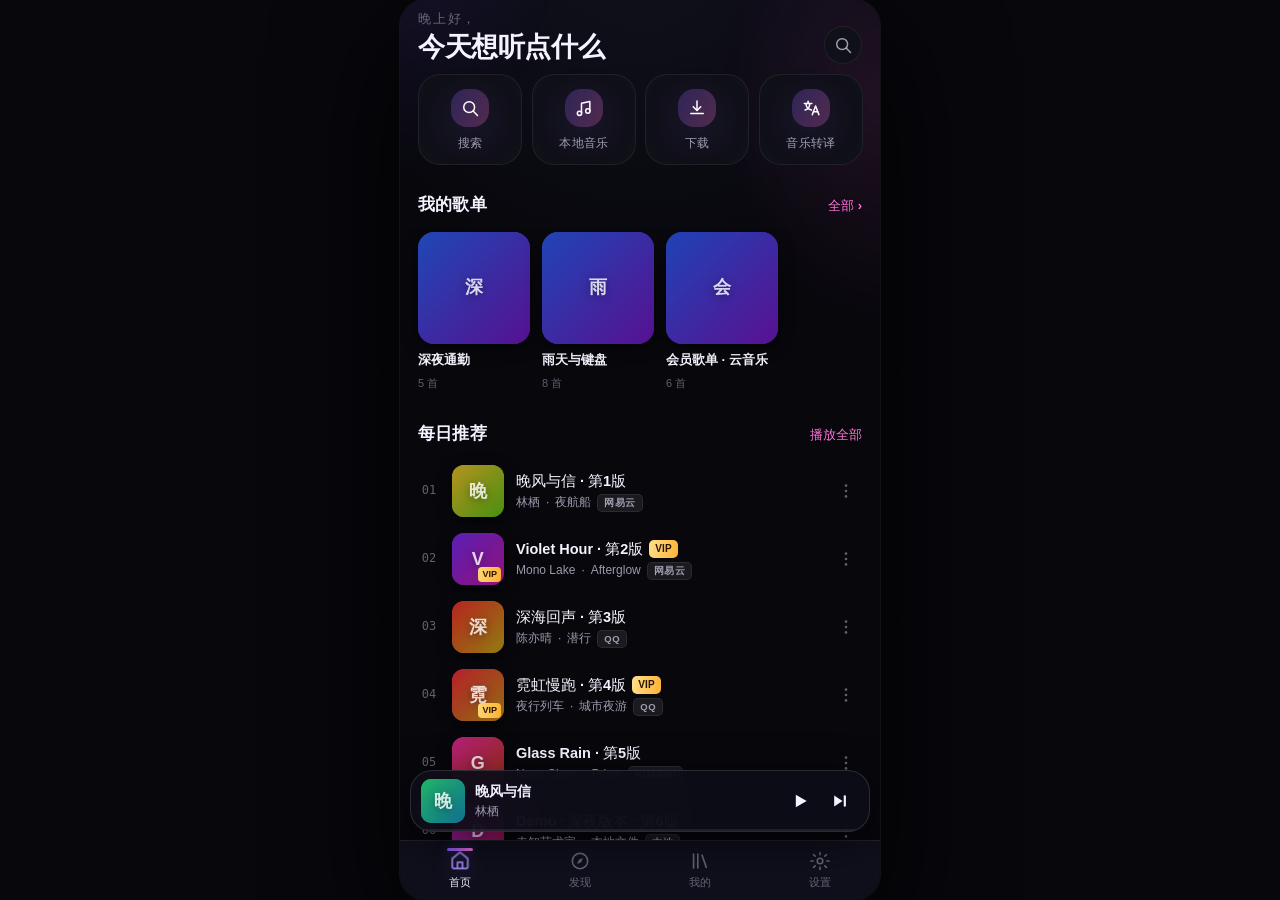
<file: app/src/main/assets/web/index.html>
<!DOCTYPE html>
<html lang="zh-CN" data-theme="aurora">
<head>
  <meta charset="utf-8" />
  <meta name="viewport" content="width=device-width, initial-scale=1, viewport-fit=cover, maximum-scale=1, user-scalable=no" />
  <meta name="color-scheme" content="dark" />
  <meta name="theme-color" content="#07070C" />
  <meta name="format-detection" content="telephone=no,email=no,address=no" />
  <meta name="apple-mobile-web-app-capable" content="yes" />
  <meta name="apple-mobile-web-app-status-bar-style" content="black-translucent" />
  <title>J4Music</title>

  <!-- 样式：变量/主题 → 基础组件 → 页面布局 → 动效 → 补丁 -->
  <link rel="stylesheet" href="css/base.css" />
  <link rel="stylesheet" href="css/components.css" />
  <link rel="stylesheet" href="css/pages.css" />
  <link rel="stylesheet" href="css/animations.css" />
  <link rel="stylesheet" href="css/patch.css" />
</head>
<body>
  <!-- 状态栏那一条的底色。页面滚动容器从 y=0 开始（全屏 + 透明状态栏），
       内容会从系统状态栏下面穿过去，而 sticky 头部是钉在 --safe-t 下方的，
       顶上这段就没人遮 —— 看起来像一块跟着文字移动的黑影、还漏出透明状态栏。
       这块固定遮片专治这个，z-index 要低于页头(12)与播放页(40)。 -->
  <div class="statusbar-scrim" aria-hidden="true"></div>

  <!-- 整个应用只挂这一个节点，所有页面由 js/router.js 动态构建 -->
  <div id="app"></div>

  <!-- 启动期兜底：JS 未就绪时显示品牌与加载动画 -->
  <noscript>
    <div style="padding:80px 24px;text-align:center;color:#9aa0b5;font-family:system-ui,sans-serif">
      J4Music 需要启用 JavaScript。
    </div>
  </noscript>

  <!--
    脚本加载顺序（全部普通脚本 + defer，不用 ES module，
    避免 file:// 下的 CORS 限制；所有模块挂在 window 命名空间上）

      1. mock.js     假数据 + J4Mock.invoke（浏览器预览用）
      2. bridge.js   J4Native 封装、Promise 化、mock 回退
      3. store.js    极简响应式状态
      4. dom.js      DOM 工具 + 内联 SVG 图标集
      5. router.js   页面栈路由
      6. ui.js       通用 UI 组件（toast/sheet/menu/虚拟列表/滑动）
      7. lyric.js    歌词渲染与逐字动效
      8. queue.js    播放队列
      9. player.js   迷你播放条 + 播放页
     10. ui/*.js     各页面（home/discover/library/settings/playlist/
                     search/local/download/translate/login/cloud）
     11. app.js      启动与全局事件
  -->
  <script defer src="js/mock.js"></script>
  <script defer src="js/bridge.js"></script>
  <script defer src="js/store.js"></script>
  <script defer src="js/dom.js"></script>
  <script defer src="js/router.js"></script>
  <script defer src="js/ui.js"></script>
  <script defer src="js/lyric.js"></script>
  <script defer src="js/queue.js"></script>
  <script defer src="js/player.js"></script>

  <script defer src="js/ui/home.js"></script>
  <script defer src="js/ui/discover.js"></script>
  <script defer src="js/ui/library.js"></script>
  <script defer src="js/ui/settings.js"></script>
  <script defer src="js/ui/playlist.js"></script>
  <script defer src="js/ui/favorites.js"></script>
  <script defer src="js/ui/search.js"></script>
  <script defer src="js/ui/local.js"></script>
  <script defer src="js/ui/download.js"></script>
  <script defer src="js/ui/translate.js"></script>
  <script defer src="js/ui/login.js"></script>
  <script defer src="js/ui/cloud.js"></script>
<script defer src="js/ui/help.js"></script>

  <script defer src="js/app.js"></script>
</body>
</html>
</file>
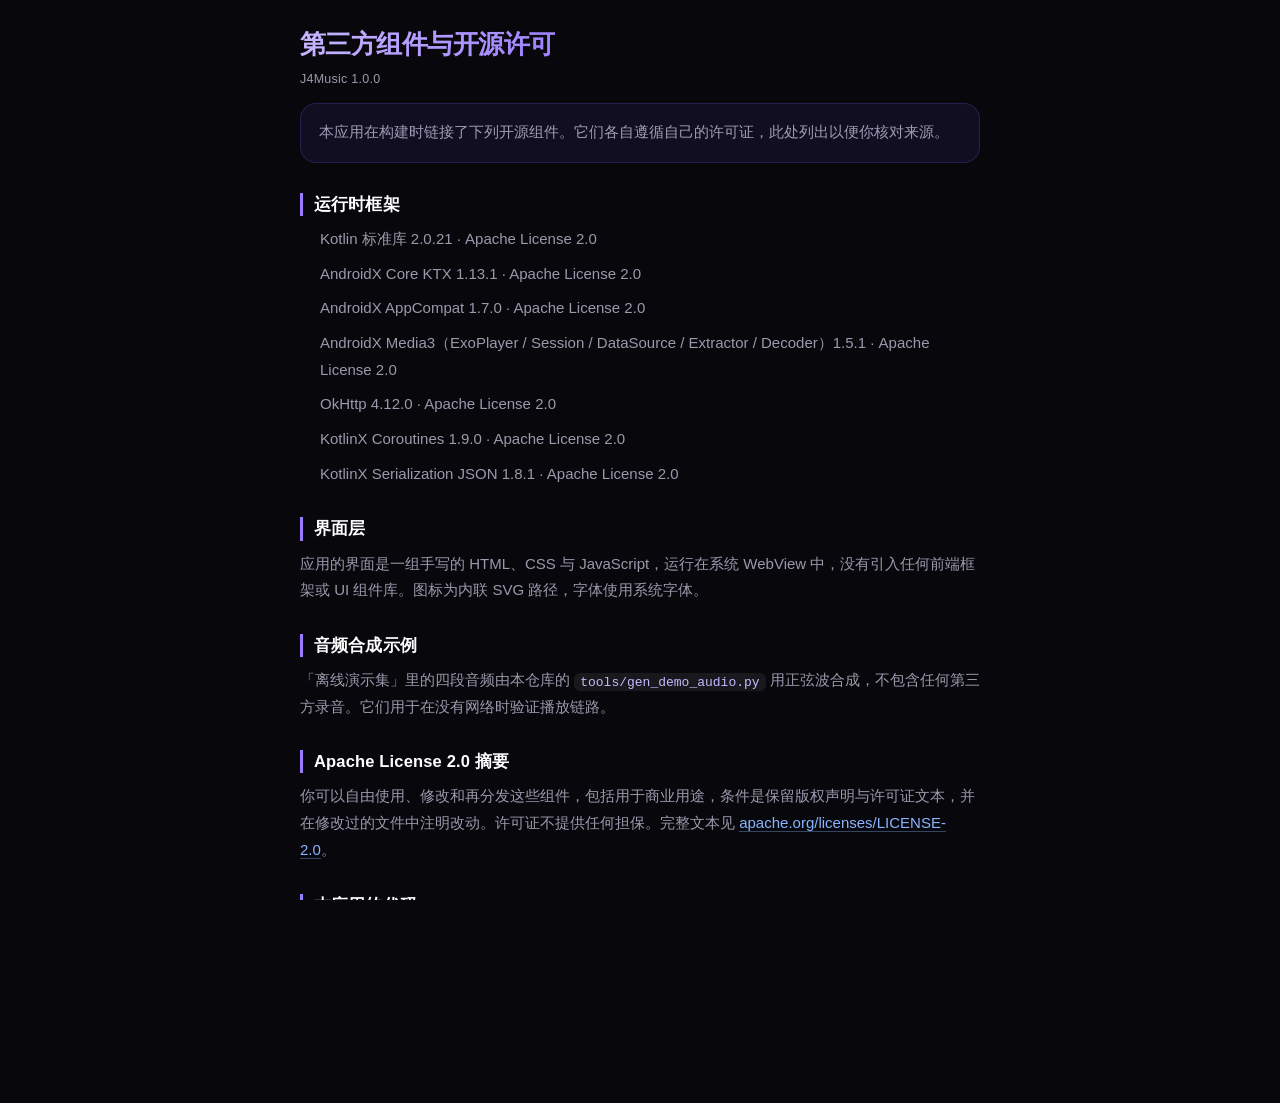
<file: app/src/main/assets/web/legal/licenses.html>
<!DOCTYPE html>
<html lang="zh-CN">
<head>
<meta charset="utf-8">
<meta name="viewport" content="width=device-width,initial-scale=1,viewport-fit=cover">
<title>第三方组件与开源许可</title>
<link rel="stylesheet" href="../css/base.css">
<link rel="stylesheet" href="../css/legal.css">
</head>
<body class="legal">
<main class="legal__wrap">
  <h1 class="legal__title">第三方组件与开源许可</h1>
  <p class="legal__meta">J4Music 1.0.0</p>

  <p class="legal__lead">本应用在构建时链接了下列开源组件。它们各自遵循自己的许可证，此处列出以便你核对来源。</p>

  <h2>运行时框架</h2>
  <ul>
    <li>Kotlin 标准库 2.0.21 · Apache License 2.0</li>
    <li>AndroidX Core KTX 1.13.1 · Apache License 2.0</li>
    <li>AndroidX AppCompat 1.7.0 · Apache License 2.0</li>
    <li>AndroidX Media3（ExoPlayer / Session / DataSource / Extractor / Decoder）1.5.1 · Apache License 2.0</li>
    <li>OkHttp 4.12.0 · Apache License 2.0</li>
    <li>KotlinX Coroutines 1.9.0 · Apache License 2.0</li>
    <li>KotlinX Serialization JSON 1.8.1 · Apache License 2.0</li>
  </ul>

  <h2>界面层</h2>
  <p>应用的界面是一组手写的 HTML、CSS 与 JavaScript，运行在系统 WebView 中，没有引入任何前端框架或 UI 组件库。图标为内联 SVG 路径，字体使用系统字体。</p>

  <h2>音频合成示例</h2>
  <p>「离线演示集」里的四段音频由本仓库的 <code>tools/gen_demo_audio.py</code> 用正弦波合成，不包含任何第三方录音。它们用于在没有网络时验证播放链路。</p>

  <h2>Apache License 2.0 摘要</h2>
  <p>你可以自由使用、修改和再分发这些组件，包括用于商业用途，条件是保留版权声明与许可证文本，并在修改过的文件中注明改动。许可证不提供任何担保。完整文本见 <a class="legal__link" href="https://www.apache.org/licenses/LICENSE-2.0">apache.org/licenses/LICENSE-2.0</a>。</p>

  <h2>本应用的代码</h2>
  <p>应用自身的 Kotlin 与前端代码版权归其作者所有。加密格式的解密规格参考了公开的技术文档，实现为本仓库独立编写。</p>

  <p class="legal__foot">J4Music · 离线优先的安卓音乐播放器</p>
</main>
</body>
</html>
</file>
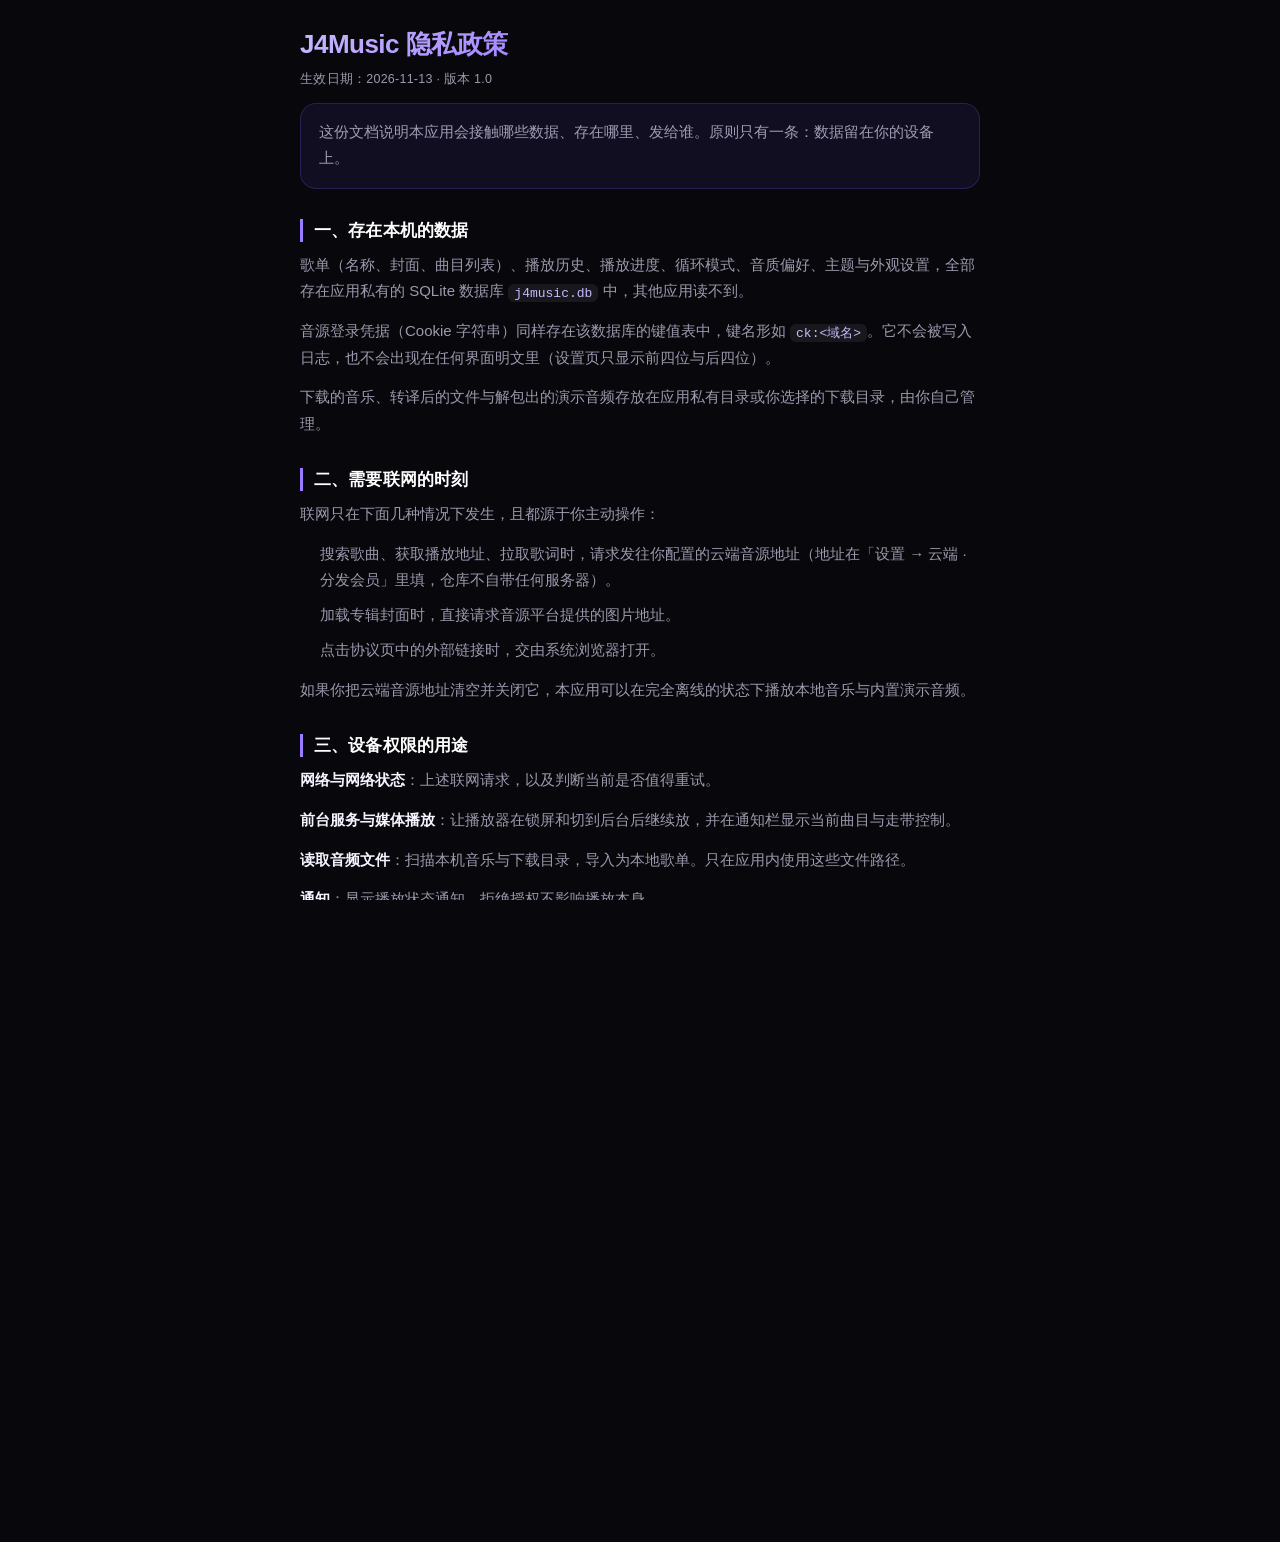
<file: app/src/main/assets/web/legal/privacy.html>
<!DOCTYPE html>
<html lang="zh-CN">
<head>
<meta charset="utf-8">
<meta name="viewport" content="width=device-width,initial-scale=1,viewport-fit=cover">
<title>隐私政策</title>
<link rel="stylesheet" href="../css/base.css">
<link rel="stylesheet" href="../css/legal.css">
</head>
<body class="legal">
<main class="legal__wrap">
  <h1 class="legal__title">J4Music 隐私政策</h1>
  <p class="legal__meta">生效日期：2026-11-13 · 版本 1.0</p>

  <p class="legal__lead">这份文档说明本应用会接触哪些数据、存在哪里、发给谁。原则只有一条：数据留在你的设备上。</p>

  <h2>一、存在本机的数据</h2>
  <p>歌单（名称、封面、曲目列表）、播放历史、播放进度、循环模式、音质偏好、主题与外观设置，全部存在应用私有的 SQLite 数据库 <code>j4music.db</code> 中，其他应用读不到。</p>
  <p>音源登录凭据（Cookie 字符串）同样存在该数据库的键值表中，键名形如 <code>ck:&lt;域名&gt;</code>。它不会被写入日志，也不会出现在任何界面明文里（设置页只显示前四位与后四位）。</p>
  <p>下载的音乐、转译后的文件与解包出的演示音频存放在应用私有目录或你选择的下载目录，由你自己管理。</p>

  <h2>二、需要联网的时刻</h2>
  <p>联网只在下面几种情况下发生，且都源于你主动操作：</p>
  <ul>
    <li>搜索歌曲、获取播放地址、拉取歌词时，请求发往你配置的云端音源地址（地址在「设置 → 云端 · 分发会员」里填，仓库不自带任何服务器）。</li>
    <li>加载专辑封面时，直接请求音源平台提供的图片地址。</li>
    <li>点击协议页中的外部链接时，交由系统浏览器打开。</li>
  </ul>
  <p>如果你把云端音源地址清空并关闭它，本应用可以在完全离线的状态下播放本地音乐与内置演示音频。</p>

  <h2>三、设备权限的用途</h2>
  <p><strong>网络与网络状态</strong>：上述联网请求，以及判断当前是否值得重试。</p>
  <p><strong>前台服务与媒体播放</strong>：让播放器在锁屏和切到后台后继续放，并在通知栏显示当前曲目与走带控制。</p>
  <p><strong>读取音频文件</strong>：扫描本机音乐与下载目录，导入为本地歌单。只在应用内使用这些文件路径。</p>
  <p><strong>通知</strong>：显示播放状态通知。拒绝授权不影响播放本身。</p>
  <p>本应用不申请通讯录、短信、通话记录、精确定位、相机或麦克风权限。</p>

  <h2>四、不上传、不统计</h2>
  <p>没有埋点，没有崩溃上报，没有广告 SDK，没有设备标识符采集。本应用不会把你的歌单、听歌记录或凭据上传到除你配置的云端音源之外的任何服务器。</p>

  <h2>五、第三方组件</h2>
  <p>本应用使用了若干开源库：AndroidX 与 AppCompat（界面与兼容层）、Media3 ExoPlayer（播放内核）、OkHttp（网络请求）、Kotlin 协程与序列化。这些库只在本机运行，不包含任何行为采集代码。完整清单与许可证见「第三方组件与开源许可」页面。</p>

  <h2>六、删除数据</h2>
  <p>在设置页可以清空播放缓存与下载临时文件；在账号页可以退出登录以删除凭据；卸载应用会删除全部本机数据。因为不存在服务器端备份，这些操作不可撤销。</p>

  <h2>七、儿童</h2>
  <p>本应用不针对儿童设计，也不会刻意收集任何年龄段用户的信息。</p>

  <p class="legal__foot">J4Music · 离线优先的安卓音乐播放器</p>
</main>
</body>
</html>
</file>
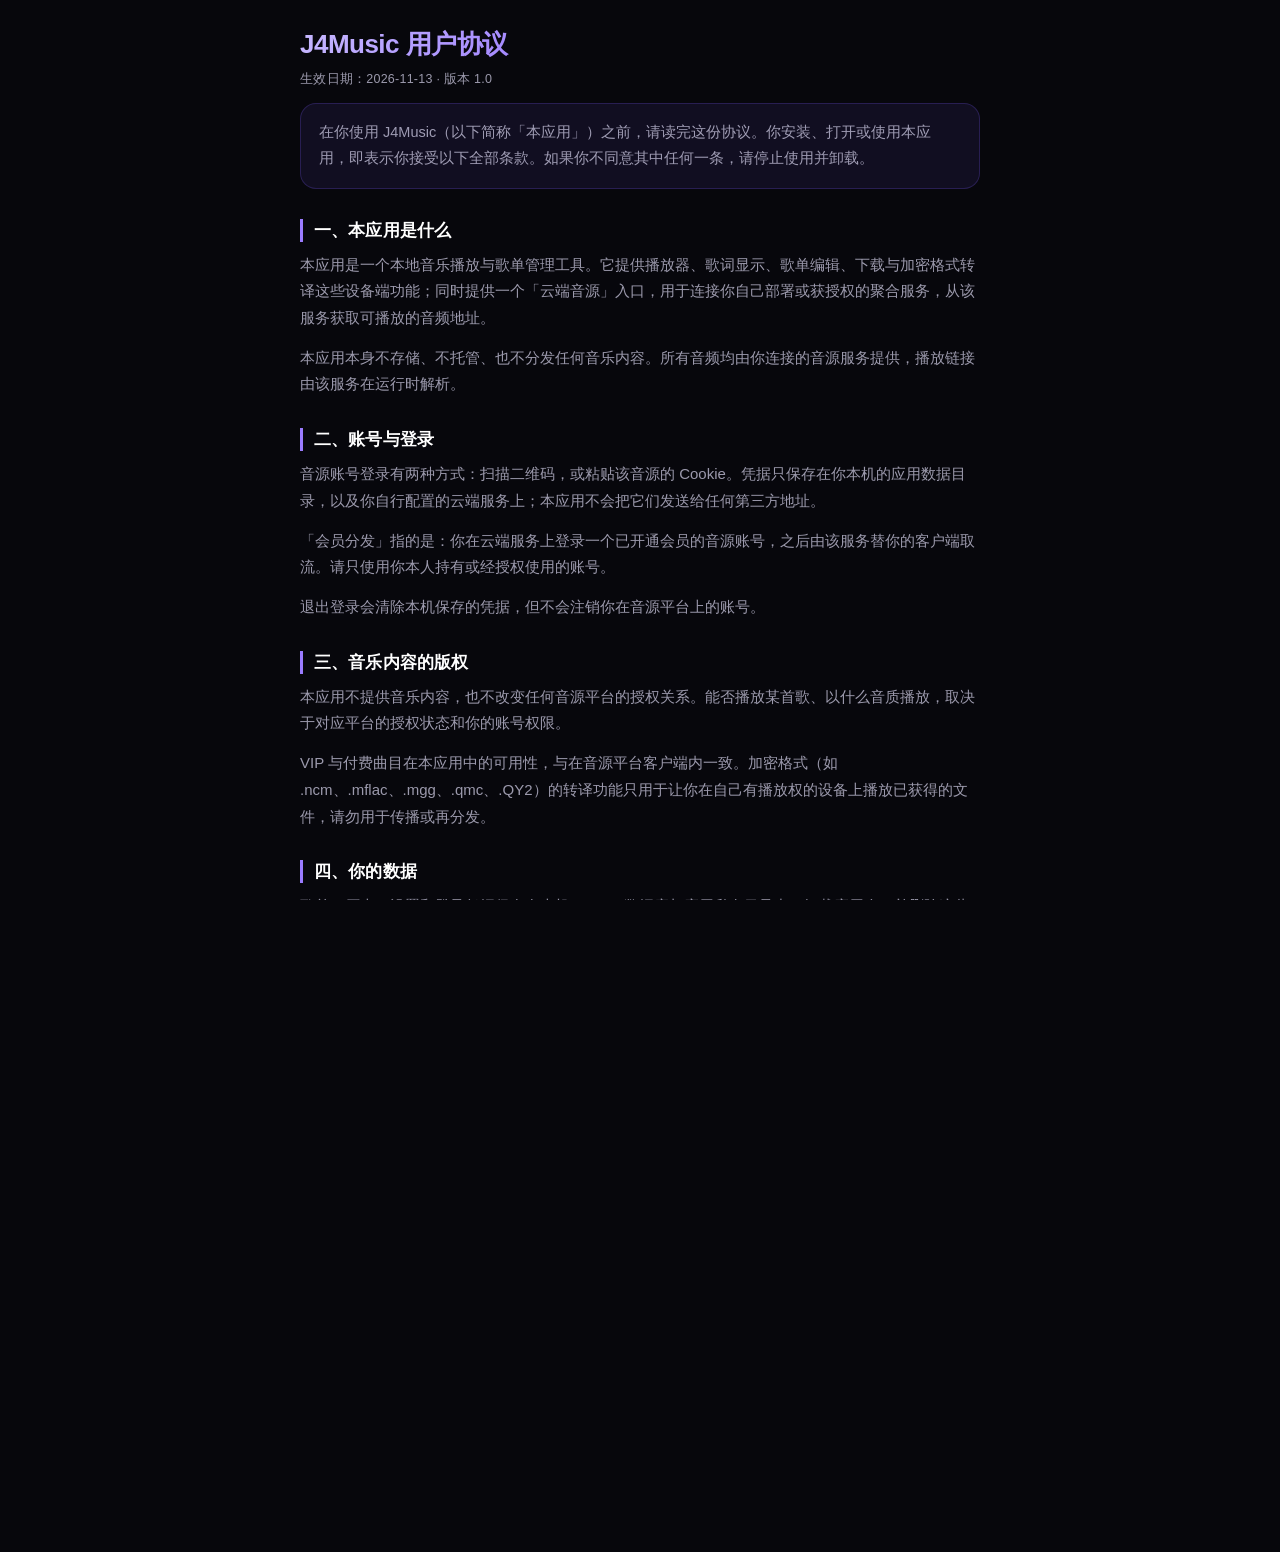
<file: app/src/main/assets/web/legal/terms.html>
<!DOCTYPE html>
<html lang="zh-CN">
<head>
<meta charset="utf-8">
<meta name="viewport" content="width=device-width,initial-scale=1,viewport-fit=cover">
<title>用户协议</title>
<link rel="stylesheet" href="../css/base.css">
<link rel="stylesheet" href="../css/legal.css">
</head>
<body class="legal">
<main class="legal__wrap">
  <h1 class="legal__title">J4Music 用户协议</h1>
  <p class="legal__meta">生效日期：2026-11-13 · 版本 1.0</p>

  <p class="legal__lead">在你使用 J4Music（以下简称「本应用」）之前，请读完这份协议。你安装、打开或使用本应用，即表示你接受以下全部条款。如果你不同意其中任何一条，请停止使用并卸载。</p>

  <h2>一、本应用是什么</h2>
  <p>本应用是一个本地音乐播放与歌单管理工具。它提供播放器、歌词显示、歌单编辑、下载与加密格式转译这些设备端功能；同时提供一个「云端音源」入口，用于连接你自己部署或获授权的聚合服务，从该服务获取可播放的音频地址。</p>
  <p>本应用本身不存储、不托管、也不分发任何音乐内容。所有音频均由你连接的音源服务提供，播放链接由该服务在运行时解析。</p>

  <h2>二、账号与登录</h2>
  <p>音源账号登录有两种方式：扫描二维码，或粘贴该音源的 Cookie。凭据只保存在你本机的应用数据目录，以及你自行配置的云端服务上；本应用不会把它们发送给任何第三方地址。</p>
  <p>「会员分发」指的是：你在云端服务上登录一个已开通会员的音源账号，之后由该服务替你的客户端取流。请只使用你本人持有或经授权使用的账号。</p>
  <p>退出登录会清除本机保存的凭据，但不会注销你在音源平台上的账号。</p>

  <h2>三、音乐内容的版权</h2>
  <p>本应用不提供音乐内容，也不改变任何音源平台的授权关系。能否播放某首歌、以什么音质播放，取决于对应平台的授权状态和你的账号权限。</p>
  <p>VIP 与付费曲目在本应用中的可用性，与在音源平台客户端内一致。加密格式（如 .ncm、.mflac、.mgg、.qmc、.QY2）的转译功能只用于让你在自己有播放权的设备上播放已获得的文件，请勿用于传播或再分发。</p>

  <h2>四、你的数据</h2>
  <p>歌单、历史、设置和登录凭据保存在本机 SQLite 数据库与应用私有目录中。卸载应用会一并删除这些数据，本应用不提供云端备份。</p>
  <p>应用不发行为统计，不做用户画像，不收集设备识别码。唯一的对外网络请求来自三处：连接你配置的云端音源地址、加载歌曲封面图片、以及在网页协议页中打开外部链接。</p>

  <h2>五、可接受的使用范围</h2>
  <p>你应当遵守所在地区的法律法规，以及你所使用音源平台的服务条款。本应用提供的功能是通用的技术能力，如何使用取决于你自己。</p>

  <h2>六、免责</h2>
  <p>本应用按「现状」提供，不附带任何明示或暗示的保证。音源接口可能随时变更，本应用不保证任何时刻都能成功取到音频地址或歌词。</p>
  <p>因使用本应用产生的任何直接或间接损失，本应用的开发者不承担责任。请在完全理解上述内容的前提下使用。</p>

  <h2>七、协议变更</h2>
  <p>本协议可能随功能调整而更新，更新后会在本页顶部标注新的生效日期。继续使用即表示接受更新后的条款。</p>

  <p class="legal__foot">J4Music · 离线优先的安卓音乐播放器</p>
</main>
</body>
</html>
</file>
<file: app/src/main/assets/web/css/base.css>
/* =========================================================================
   J4Music · base.css
   变量 / 三套主题 / reset / 安全区 / 滚动条 / 排版基线
   主题切换只改 :root[data-theme="x"] 上的变量，配合 transition 平滑过渡。
   ========================================================================= */

:root {
  /* ---- 主题：Aurora（默认，紫粉） ---- */
  --c-accent-1: #7c5cff;
  --c-accent-2: #ff6fd8;
  --c-accent-3: #a78bfa;
  --c-accent-soft: rgba(124, 92, 255, 0.16);
  --c-accent-line: rgba(124, 92, 255, 0.38);
  --grad-brand: linear-gradient(120deg, var(--c-accent-1) 0%, var(--c-accent-2) 100%);
  --grad-brand-soft: linear-gradient(120deg, rgba(124, 92, 255, 0.28) 0%, rgba(255, 111, 216, 0.28) 100%);
  --grad-text: linear-gradient(96deg, #ffffff 0%, #d9d2ff 45%, #ffb3ea 100%);
  --glow-1: rgba(124, 92, 255, 0.42);
  --glow-2: rgba(255, 111, 216, 0.34);

  /* ---- 表面层（越往上越亮） ---- */
  --bg-0: #07070c;
  --bg-1: #0b0b14;
  --bg-2: #12121f;
  --surface-1: #101018;
  --surface-2: #171725;
  --surface-3: #1f1f30;
  --surface-glass: rgba(22, 22, 36, 0.72);
  --surface-glass-strong: rgba(14, 14, 24, 0.92);
  --hairline: rgba(255, 255, 255, 0.07);
  --hairline-strong: rgba(255, 255, 255, 0.13);

  /* ---- 文本 ---- */
  --text-1: #f5f3ff;
  --text-2: rgba(232, 229, 255, 0.66);
  --text-3: rgba(232, 229, 255, 0.4);
  --text-inverse: #0a0a12;

  /* ---- 语义色 ---- */
  --ok: #3ddc97;
  --warn: #ffb84d;
  --danger: #ff5470;

  /* ---- 尺寸 / 节奏 ---- */
  --r-xs: 8px;
  --r-sm: 12px;
  --r-md: 16px;
  --r-lg: 22px;
  --r-xl: 28px;
  --r-full: 999px;
  --page-pad: 18px;
  --gap: 12px;
  --tabbar-h: 60px;
  --minibar-h: 62px;
  --header-h: 52px;
  /* 安全区：WebView 里 env(safe-area-inset-*) 恒为 0（全屏 + 不接管系统栏时
     Chromium 不会上报），所以原生侧会用 J4Inset(top,bottom,left,right) 在
     文档上覆写 --safe-t/--safe-b/--safe-l/--safe-r。env() 只作为浏览器预览的兜底。 */
  --safe-t: 0px;
  --safe-b: 0px;
  --safe-l: 0px;
  --safe-r: 0px;

  /* ---- 动效基准 ---- */
  --ease-out: cubic-bezier(0.22, 0.9, 0.28, 1);
  --ease-in-out: cubic-bezier(0.6, 0.05, 0.2, 1);
  --ease-spring: cubic-bezier(0.34, 1.56, 0.64, 1);
  --dur-fast: 140ms;
  --dur: 240ms;
  --dur-slow: 420ms;

  /* ---- 字体（只用系统字体栈，离线可用） ---- */
  --font-ui: -apple-system, "SF Pro Text", "Segoe UI", "PingFang SC",
    "HarmonyOS Sans SC", "Noto Sans CJK SC", "Microsoft YaHei", Roboto, sans-serif;
  --font-num: "SF Mono", ui-monospace, "Roboto Mono", Menlo, Consolas, monospace;

  /* ---- 阴影 ---- */
  --shadow-1: 0 4px 16px rgba(0, 0, 0, 0.36);
  --shadow-2: 0 14px 44px rgba(0, 0, 0, 0.52);
  --shadow-glow: 0 10px 40px -8px var(--glow-1);

  color-scheme: dark;
  /* 主题整体过渡：只过渡颜色类属性，避免触发布局 */
  font-size: 16px;
}

/* ---- 主题：Deep（青蓝） ---- */
:root[data-theme="deep"] {
  --c-accent-1: #22d3ee;
  --c-accent-2: #3b82f6;
  --c-accent-3: #67e8f9;
  --c-accent-soft: rgba(34, 211, 238, 0.16);
  --c-accent-line: rgba(34, 211, 238, 0.38);
  --grad-brand: linear-gradient(120deg, #22d3ee 0%, #3b82f6 100%);
  --grad-brand-soft: linear-gradient(120deg, rgba(34, 211, 238, 0.28) 0%, rgba(59, 130, 246, 0.28) 100%);
  --grad-text: linear-gradient(96deg, #ffffff 0%, #c9f3ff 45%, #a9c8ff 100%);
  --glow-1: rgba(34, 211, 238, 0.4);
  --glow-2: rgba(59, 130, 246, 0.34);
  --bg-0: #050a10;
  --bg-1: #081018;
  --bg-2: #0d1a26;
  --surface-1: #0b141d;
  --surface-2: #10202c;
  --surface-3: #162b3a;
  --surface-glass: rgba(12, 26, 38, 0.72);
  --surface-glass-strong: rgba(6, 15, 22, 0.92);
  --text-1: #eefaff;
  --text-2: rgba(213, 240, 255, 0.66);
  --text-3: rgba(213, 240, 255, 0.4);
}

/* ---- 主题：Sunset（橙红） ---- */
:root[data-theme="sunset"] {
  --c-accent-1: #ff8a5b;
  --c-accent-2: #ff3d71;
  --c-accent-3: #ffb37a;
  --c-accent-soft: rgba(255, 138, 91, 0.16);
  --c-accent-line: rgba(255, 138, 91, 0.38);
  --grad-brand: linear-gradient(120deg, #ff8a5b 0%, #ff3d71 100%);
  --grad-brand-soft: linear-gradient(120deg, rgba(255, 138, 91, 0.28) 0%, rgba(255, 61, 113, 0.28) 100%);
  --grad-text: linear-gradient(96deg, #ffffff 0%, #ffe0cc 45%, #ffb3c6 100%);
  --glow-1: rgba(255, 138, 91, 0.42);
  --glow-2: rgba(255, 61, 113, 0.34);
  --bg-0: #0c0607;
  --bg-1: #150a0c;
  --bg-2: #1e0f13;
  --surface-1: #150c10;
  --surface-2: #1d1116;
  --surface-3: #27171d;
  --surface-glass: rgba(28, 15, 20, 0.74);
  --surface-glass-strong: rgba(14, 7, 10, 0.93);
  --text-1: #fff4ee;
  --text-2: rgba(255, 228, 216, 0.66);
  --text-3: rgba(255, 228, 216, 0.4);
}

/* ---- reset ---- */
*,
*::before,
*::after {
  box-sizing: border-box;
  -webkit-tap-highlight-color: transparent;
}

html,
body {
  height: 100%;
  margin: 0;
  padding: 0;
  overflow: hidden;
}

body {
  background: var(--bg-0);
  color: var(--text-1);
  font-family: var(--font-ui);
  font-size: 15px;
  line-height: 1.45;
  -webkit-font-smoothing: antialiased;
  text-rendering: optimizeLegibility;
  overscroll-behavior: none;
  touch-action: manipulation;
  user-select: none;
  -webkit-user-select: none;
  transition: background-color var(--dur-slow) var(--ease-out), color var(--dur) var(--ease-out);
}

h1,
h2,
h3,
h4,
p,
figure,
blockquote {
  margin: 0;
}

ul,
ol {
  margin: 0;
  padding: 0;
  list-style: none;
}

img {
  display: block;
  max-width: 100%;
  border: 0;
}

button,
input,
textarea,
select {
  font: inherit;
  color: inherit;
  background: none;
  border: 0;
  outline: 0;
}

button {
  cursor: pointer;
  -webkit-appearance: none;
  appearance: none;
}

a {
  color: var(--c-accent-3);
  text-decoration: none;
}

svg {
  display: block;
  flex: none;
}

/* 允许选中文本的少数区域（歌单分享文本等） */
.selectable {
  user-select: text;
  -webkit-user-select: text;
}

/* ---- 滚动条 ---- */
.scroller {
  overflow-y: auto;
  overflow-x: hidden;
  -webkit-overflow-scrolling: touch;
  scrollbar-width: thin;
  scrollbar-color: var(--surface-3) transparent;
}

::-webkit-scrollbar {
  width: 4px;
  height: 4px;
}

::-webkit-scrollbar-track {
  background: transparent;
}

::-webkit-scrollbar-thumb {
  background: var(--surface-3);
  border-radius: var(--r-full);
}

.scroll-y {
  overflow-y: auto;
  -webkit-overflow-scrolling: touch;
}

.no-scrollbar::-webkit-scrollbar {
  width: 0;
  height: 0;
}

/* ---- 布局基座 ---- */
#app {
  position: fixed;
  inset: 0;
  display: flex;
  flex-direction: column;
  isolation: isolate;
  background:
    radial-gradient(120% 70% at 50% -10%, var(--bg-2) 0%, transparent 60%),
    var(--bg-0);
  transition: background-color var(--dur-slow) var(--ease-out);
}

/* 全局氛围光斑（很淡，固定不动，避免持续重绘） */
#app::before {
  content: "";
  position: absolute;
  inset: -20%;
  pointer-events: none;
  z-index: 0;
  background:
    radial-gradient(38% 30% at 12% 8%, var(--glow-1) 0%, transparent 70%),
    radial-gradient(34% 26% at 86% 22%, var(--glow-2) 0%, transparent 72%);
  opacity: 0.28;
  filter: saturate(1.1);
  transition: opacity var(--dur-slow) var(--ease-out);
}

.page-host {
  position: relative;
  flex: 1 1 auto;
  min-height: 0;
  z-index: 1;
}

/* ---- 安全区工具类 ---- */
.safe-top {
  padding-top: var(--safe-t);
}

.safe-bottom {
  padding-bottom: var(--safe-b);
}

.pad-safe {
  padding-left: max(var(--page-pad), var(--safe-l));
  padding-right: max(var(--page-pad), var(--safe-r));
}

/* ---- 通用文本工具类 ---- */
.t1 {
  color: var(--text-1);
}

.t2 {
  color: var(--text-2);
}

.t3 {
  color: var(--text-3);
}

.ellipsis {
  overflow: hidden;
  text-overflow: ellipsis;
  white-space: nowrap;
  min-width: 0;
}

.clamp-2 {
  display: -webkit-box;
  -webkit-line-clamp: 2;
  -webkit-box-orient: vertical;
  overflow: hidden;
}

.row {
  display: flex;
  align-items: center;
  min-width: 0;
}

.col {
  display: flex;
  flex-direction: column;
}

.spacer {
  flex: 1 1 auto;
}

.mono {
  font-family: var(--font-num);
  font-variant-numeric: tabular-nums;
}

.grad-text {
  background: var(--grad-text);
  -webkit-background-clip: text;
  background-clip: text;
  color: transparent;
}

.hidden {
  display: none !important;
}

.visually-hidden {
  position: absolute;
  width: 1px;
  height: 1px;
  overflow: hidden;
  clip: rect(0 0 0 0);
}

/* 降低动画偏好 */
@media (prefers-reduced-motion: reduce) {
  :root {
    --dur-fast: 1ms;
    --dur: 1ms;
    --dur-slow: 1ms;
  }
}
</file>
<file: app/src/main/assets/web/css/components.css>
/* =========================================================================
   J4Music · components.css
   可复用控件：按钮 / 图标按钮 / 列表项 / 卡片 / bottom sheet / toast /
   开关 / 输入框 / 分段控件 / 芯片 / 骨架 / 涟漪 / 徽标
   ========================================================================= */

/* ---------------- 涟漪 ---------------- */
.ripple-host {
  position: relative;
  overflow: hidden;
  -webkit-tap-highlight-color: transparent;
}

.ripple-ink {
  position: absolute;
  width: 100%;
  height: 100%;
  left: 0;
  top: 0;
  border-radius: 50%;
  background: radial-gradient(circle, rgba(255, 255, 255, 0.5) 0%, rgba(255, 255, 255, 0) 62%);
  pointer-events: none;
  transform: scale(0);
  animation: ripple-expand 520ms var(--ease-out) forwards;
  will-change: transform, opacity;
}

/* ---------------- 按钮 ---------------- */
.btn {
  display: inline-flex;
  align-items: center;
  justify-content: center;
  gap: 8px;
  height: 42px;
  padding: 0 18px;
  border-radius: var(--r-full);
  font-size: 14px;
  font-weight: 600;
  letter-spacing: 0.01em;
  color: var(--text-1);
  background: var(--surface-2);
  border: 1px solid var(--hairline);
  transition: transform var(--dur-fast) var(--ease-out), background-color var(--dur) var(--ease-out),
    border-color var(--dur) var(--ease-out), opacity var(--dur) var(--ease-out);
  will-change: transform;
  white-space: nowrap;
}

.btn:active {
  transform: scale(0.955);
}

.btn--primary {
  background: var(--grad-brand);
  border-color: transparent;
  color: #fff;
  box-shadow: var(--shadow-glow);
}

.btn--ghost {
  background: transparent;
  border-color: var(--hairline-strong);
  color: var(--text-2);
}

.btn--danger {
  background: rgba(255, 84, 112, 0.14);
  border-color: rgba(255, 84, 112, 0.4);
  color: var(--danger);
}

.btn--sm {
  height: 32px;
  padding: 0 12px;
  font-size: 12.5px;
}

.btn--block {
  display: flex;
  width: 100%;
}

.btn[disabled] {
  opacity: 0.45;
  pointer-events: none;
}

/* 图标按钮（圆形） */
.ibtn {
  position: relative;
  display: inline-flex;
  align-items: center;
  justify-content: center;
  width: 40px;
  height: 40px;
  border-radius: 50%;
  color: var(--text-1);
  transition: transform var(--dur-fast) var(--ease-out), background-color var(--dur) var(--ease-out),
    color var(--dur) var(--ease-out);
  will-change: transform;
}

.ibtn:active {
  transform: scale(0.88);
}

.ibtn--glass {
  background: rgba(255, 255, 255, 0.07);
  border: 1px solid var(--hairline);
  backdrop-filter: blur(14px);
  -webkit-backdrop-filter: blur(14px);
}

.ibtn--active {
  color: var(--c-accent-3);
}

.ibtn svg {
  width: 22px;
  height: 22px;
}

/* 主播放键 */
.play-fab {
  position: relative;
  display: inline-flex;
  align-items: center;
  justify-content: center;
  width: 70px;
  height: 70px;
  border-radius: 50%;
  background: var(--grad-brand);
  color: #fff;
  box-shadow: 0 12px 38px -8px var(--glow-1), 0 4px 14px rgba(0, 0, 0, 0.4);
  transition: transform var(--dur-fast) var(--ease-spring), box-shadow var(--dur) var(--ease-out);
  will-change: transform;
}

.play-fab:active {
  transform: scale(0.9);
}

.play-fab svg {
  width: 30px;
  height: 30px;
}

.play-fab::after {
  content: "";
  position: absolute;
  inset: -6px;
  border-radius: 50%;
  border: 1.5px solid rgba(255, 255, 255, 0.28);
  animation: pulse-ring 2.6s var(--ease-out) infinite;
  pointer-events: none;
}

.play-fab.is-paused::after {
  animation-play-state: paused;
  opacity: 0;
}

/* ---------------- 列表项 ---------------- */
.list {
  display: flex;
  flex-direction: column;
}

.cell {
  position: relative;
  display: flex;
  align-items: center;
  gap: 12px;
  min-height: 60px;
  padding: 10px var(--page-pad);
  color: var(--text-1);
  transition: background-color var(--dur-fast) var(--ease-out), transform var(--dur-fast) var(--ease-out);
}

.cell:active {
  background: rgba(255, 255, 255, 0.04);
}

.cell__main {
  display: flex;
  flex-direction: column;
  gap: 3px;
  min-width: 0;
  flex: 1 1 auto;
}

.cell__title {
  font-size: 14.5px;
  font-weight: 550;
  color: var(--text-1);
  overflow: hidden;
  text-overflow: ellipsis;
  white-space: nowrap;
}

.cell__sub {
  font-size: 12px;
  color: var(--text-2);
  overflow: hidden;
  text-overflow: ellipsis;
  white-space: nowrap;
}

.cell__trail {
  display: flex;
  align-items: center;
  gap: 4px;
  flex: none;
  color: var(--text-3);
  font-size: 12px;
}

.cell__arrow {
  width: 16px;
  height: 16px;
  color: var(--text-3);
  opacity: 0.7;
}

.cell.is-current .cell__title {
  color: var(--c-accent-3);
}

/* 歌曲行内部 */
.song-row {
  display: flex;
  align-items: center;
  gap: 12px;
  padding: 8px var(--page-pad);
  min-height: 64px;
  transition: background-color var(--dur-fast) var(--ease-out);
}

.song-row:active {
  background: rgba(255, 255, 255, 0.04);
}

.song-row__idx {
  width: 22px;
  flex: none;
  text-align: center;
  font-size: 12px;
  color: var(--text-3);
  font-family: var(--font-num);
}

.song-row__body {
  display: flex;
  flex-direction: column;
  gap: 2px;
  min-width: 0;
  flex: 1 1 auto;
}

.song-row__title {
  display: flex;
  align-items: center;
  gap: 6px;
  font-size: 14.5px;
  font-weight: 550;
  overflow: hidden;
  text-overflow: ellipsis;
  white-space: nowrap;
}

.song-row__sub {
  display: flex;
  align-items: center;
  gap: 6px;
  font-size: 12px;
  color: var(--text-2);
  overflow: hidden;
  text-overflow: ellipsis;
  white-space: nowrap;
}

.song-row.is-current .song-row__title {
  color: var(--c-accent-3);
}

.song-row__more {
  width: 32px;
  height: 32px;
  flex: none;
  display: flex;
  align-items: center;
  justify-content: center;
  color: var(--text-3);
  border-radius: 50%;
}

/* 当前播放的跳动均衡器 */
.eq {
  display: inline-flex;
  align-items: flex-end;
  gap: 2px;
  width: 14px;
  height: 14px;
  flex: none;
}

.eq i {
  display: block;
  width: 2.5px;
  height: 100%;
  border-radius: 2px;
  background: var(--grad-brand);
  transform-origin: bottom center;
  animation: eq-bar 1.05s var(--ease-in-out) infinite;
}

.eq i:nth-child(2) {
  animation-delay: 0.18s;
}

.eq i:nth-child(3) {
  animation-delay: 0.36s;
}

.eq i:nth-child(4) {
  animation-delay: 0.52s;
}

.eq.is-paused i {
  animation-play-state: paused;
  transform: scaleY(0.35);
}

/* 分组标题 */
.section-head {
  display: flex;
  align-items: baseline;
  justify-content: space-between;
  padding: 22px var(--page-pad) 10px;
}

.section-head h2 {
  font-size: 17px;
  font-weight: 700;
  letter-spacing: 0.01em;
}

.section-head .more {
  font-size: 12.5px;
  color: var(--text-3);
}

/* ---------------- 封面 ---------------- */
.cover {
  position: relative;
  flex: none;
  border-radius: var(--r-sm);
  overflow: hidden;
  background: var(--grad-brand-soft);
  display: flex;
  align-items: center;
  justify-content: center;
  box-shadow: var(--shadow-1);
}

.cover--44 {
  width: 44px;
  height: 44px;
}

/* 尺寸类必须和 coverEl(song, size) 传入的数值一一对应。
   少一个类，.cover 就没有宽高，img 的 100% 会退回原图尺寸（网易封面常见 3000×3000），
   整块封面就会把页面撑爆 —— 歌单列表、每日推荐、歌单详情头都踩过这个坑。 */
.cover--48 {
  width: 48px;
  height: 48px;
}

.cover--52 {
  width: 52px;
  height: 52px;
}

.cover--56 {
  width: 56px;
  height: 56px;
}

.cover--64 {
  width: 64px;
  height: 64px;
  border-radius: var(--r-md);
}

.cover--72 {
  width: 72px;
  height: 72px;
  border-radius: var(--r-md);
}

.cover--132 {
  width: 132px;
  height: 132px;
  border-radius: var(--r-md);
}

.cover--168 {
  width: 168px;
  height: 168px;
  border-radius: var(--r-md);
}

.cover img {
  width: 100%;
  height: 100%;
  object-fit: cover;
  opacity: 0;
  transition: opacity var(--dur-slow) var(--ease-out);
}

.cover img.is-loaded {
  opacity: 1;
}

.cover__ph {
  position: absolute;
  inset: 0;
  display: flex;
  align-items: center;
  justify-content: center;
  font-size: 18px;
  font-weight: 700;
  letter-spacing: 0.04em;
  color: rgba(255, 255, 255, 0.9);
  background: var(--grad-brand);
  opacity: 0.9;
  text-shadow: 0 2px 10px rgba(0, 0, 0, 0.4);
}

.cover img.is-loaded + .cover__ph {
  opacity: 0;
}

.cover__vip {
  position: absolute;
  right: 3px;
  bottom: 3px;
  padding: 1px 4px;
  font-size: 9px;
  font-weight: 700;
  border-radius: 4px;
  color: #2a1500;
  background: linear-gradient(100deg, #ffd777, #ffb030);
}

/* ---------------- 卡片 / 歌单卡 ---------------- */
.card {
  background: var(--surface-1);
  border: 1px solid var(--hairline);
  border-radius: var(--r-lg);
  overflow: hidden;
}

.card--glass {
  background: var(--surface-glass);
  backdrop-filter: blur(18px);
  -webkit-backdrop-filter: blur(18px);
}

.card-row {
  display: flex;
  align-items: center;
  gap: 14px;
  padding: 14px;
  background: var(--surface-1);
  border: 1px solid var(--hairline);
  border-radius: var(--r-md);
  transition: transform var(--dur-fast) var(--ease-out), background-color var(--dur) var(--ease-out);
}

.card-row:active {
  transform: scale(0.985);
  background: var(--surface-2);
}

.pl-tile {
  position: relative;
  flex: none;
  width: 112px;
  display: flex;
  flex-direction: column;
  gap: 8px;
  transition: transform var(--dur-fast) var(--ease-out);
}

.pl-tile:active {
  transform: scale(0.96);
}

.pl-tile .cover {
  width: 112px;
  height: 112px;
  border-radius: var(--r-md);
}

.pl-tile__name {
  font-size: 13px;
  font-weight: 600;
  line-height: 1.3;
  display: -webkit-box;
  -webkit-line-clamp: 2;
  -webkit-box-orient: vertical;
  overflow: hidden;
}

.pl-tile__meta {
  font-size: 11px;
  color: var(--text-3);
}

.h-scroll {
  display: flex;
  gap: 12px;
  padding: 4px var(--page-pad) 8px;
  overflow-x: auto;
  overflow-y: hidden;
  scroll-snap-type: x proximity;
  /* 首块要对齐到内容起点而不是容器边缘，否则 snap 会把 scrollLeft 顶到 padding-left，
     整条横滑列表被裁掉左边一条（首块标题看着被切掉半截）。 */
  scroll-padding-left: var(--page-pad);
  -webkit-overflow-scrolling: touch;
}

.h-scroll::-webkit-scrollbar {
  height: 0;
}

.h-scroll > * {
  scroll-snap-align: start;
}

/* ---------------- 徽标 / 芯片 ---------------- */
.badge {
  display: inline-flex;
  align-items: center;
  height: 18px;
  padding: 0 6px;
  border-radius: 5px;
  font-size: 10px;
  font-weight: 700;
  letter-spacing: 0.02em;
  color: var(--text-2);
  background: rgba(255, 255, 255, 0.08);
  border: 1px solid var(--hairline);
}

.badge--vip {
  color: #2a1500;
  background: linear-gradient(100deg, #ffe08a 0%, #ffb030 50%, #ffe08a 100%);
  background-size: 220% 100%;
  border: 0;
  animation: vip-sheen 3.4s linear infinite;
}

.badge--local {
  color: #b9f5d8;
  background: rgba(61, 220, 151, 0.14);
  border-color: rgba(61, 220, 151, 0.3);
}

.badge--src {
  text-transform: uppercase;
  letter-spacing: 0.06em;
  font-size: 9.5px;
}

/* 播放页的音质徽标：无损给金色，320K 给冷蓝，让人一眼看出「会员买到了什么」 */
.badge--quality {
  align-self: flex-start;   /* .meta 是纵向 flex，不写这句徽标会被拉成整行通栏 */
  margin-top: 7px;
  height: 19px;
  padding: 0 7px;
  font-size: 10px;
  letter-spacing: 0.04em;
  color: #cfe3ff;
  background: rgba(90, 160, 255, 0.14);
  border-color: rgba(90, 160, 255, 0.32);
}

.badge--quality[data-q="lossless"],
.badge--quality[data-q="hires"] {
  color: #ffe6a8;
  background: linear-gradient(100deg, rgba(255, 200, 90, 0.18), rgba(255, 160, 40, 0.14));
  border-color: rgba(255, 196, 92, 0.42);
}

.badge--quality[data-q="local"] {
  color: #b9f5d8;
  background: rgba(61, 220, 151, 0.14);
  border-color: rgba(61, 220, 151, 0.3);
}

.chip {
  display: inline-flex;
  align-items: center;
  gap: 6px;
  height: 32px;
  padding: 0 14px;
  border-radius: var(--r-full);
  font-size: 13px;
  color: var(--text-2);
  background: var(--surface-2);
  border: 1px solid var(--hairline);
  transition: transform var(--dur-fast) var(--ease-out), color var(--dur) var(--ease-out),
    background-color var(--dur) var(--ease-out), border-color var(--dur) var(--ease-out);
  white-space: nowrap;
}

.chip:active {
  transform: scale(0.94);
}

.chip.is-active {
  color: #fff;
  background: var(--grad-brand);
  border-color: transparent;
  box-shadow: 0 6px 18px -8px var(--glow-1);
}

.chip-row {
  display: flex;
  gap: 8px;
  padding: 4px var(--page-pad) 10px;
  overflow-x: auto;
}

.chip-row::-webkit-scrollbar {
  height: 0;
}

/* 分段控件 */
.segmented {
  display: flex;
  padding: 3px;
  border-radius: var(--r-full);
  background: var(--surface-2);
  border: 1px solid var(--hairline);
}

.segmented__item {
  flex: 1 1 0;
  height: 32px;
  display: flex;
  align-items: center;
  justify-content: center;
  border-radius: var(--r-full);
  font-size: 12.5px;
  color: var(--text-2);
  transition: color var(--dur) var(--ease-out), background-color var(--dur) var(--ease-out);
}

.segmented__item.is-active {
  color: var(--text-1);
  background: var(--surface-3);
  box-shadow: var(--shadow-1);
}

/* ---------------- 开关 ---------------- */
.switch {
  position: relative;
  width: 46px;
  height: 28px;
  flex: none;
  border-radius: var(--r-full);
  background: var(--surface-3);
  border: 1px solid var(--hairline-strong);
  transition: background-color var(--dur) var(--ease-out), border-color var(--dur) var(--ease-out);
}

.switch::after {
  content: "";
  position: absolute;
  top: 3px;
  left: 3px;
  width: 20px;
  height: 20px;
  border-radius: 50%;
  background: #fff;
  box-shadow: 0 2px 6px rgba(0, 0, 0, 0.4);
  transition: transform var(--dur) var(--ease-spring);
  will-change: transform;
}

.switch.is-on {
  background: var(--grad-brand);
  border-color: transparent;
}

.switch.is-on::after {
  transform: translate3d(18px, 0, 0);
}

/* ---------------- 输入框 ---------------- */
.field {
  display: flex;
  align-items: center;
  gap: 10px;
  height: 44px;
  padding: 0 14px;
  border-radius: var(--r-md);
  background: var(--surface-2);
  border: 1px solid var(--hairline);
  transition: border-color var(--dur) var(--ease-out), background-color var(--dur) var(--ease-out);
}

.field:focus-within {
  border-color: var(--c-accent-line);
  background: var(--surface-1);
}

.field input,
.field textarea {
  flex: 1 1 auto;
  min-width: 0;
  height: 100%;
  background: transparent;
  color: var(--text-1);
  font-size: 14.5px;
  user-select: text;
  -webkit-user-select: text;
}

.field input::placeholder,
.field textarea::placeholder {
  color: var(--text-3);
}

.field textarea {
  padding: 12px 0;
  height: auto;
  resize: none;
  font-family: var(--font-num);
  font-size: 12px;
  line-height: 1.6;
}

.field svg {
  width: 18px;
  height: 18px;
  color: var(--text-3);
  flex: none;
}

/* ---------------- 进度条 ---------------- */
.slider {
  position: relative;
  height: 22px;
  display: flex;
  align-items: center;
  touch-action: none;
  cursor: pointer;
}

.slider__track {
  position: relative;
  width: 100%;
  height: 4px;
  border-radius: var(--r-full);
  background: rgba(255, 255, 255, 0.14);
  overflow: visible;
}

.slider__fill {
  position: absolute;
  left: 0;
  top: 0;
  bottom: 0;
  width: 0;
  border-radius: var(--r-full);
  background: var(--grad-brand);
  transform-origin: left center;
  will-change: transform;
}

.slider__thumb {
  position: absolute;
  top: 50%;
  left: 0;
  width: 12px;
  height: 12px;
  margin: -6px 0 0 -6px;
  border-radius: 50%;
  background: #fff;
  box-shadow: 0 0 0 4px rgba(255, 255, 255, 0.12), 0 2px 8px rgba(0, 0, 0, 0.5);
  transform: scale(0);
  transition: transform var(--dur) var(--ease-spring);
  will-change: transform;
}

.slider.is-active .slider__thumb,
.slider:active .slider__thumb {
  transform: scale(1);
}

.slider.is-active .slider__fill {
  filter: brightness(1.2);
}

/* ---------------- Bottom sheet ---------------- */
.sheet-root {
  position: fixed;
  inset: 0;
  z-index: 60;
  display: flex;
  flex-direction: column;
  justify-content: flex-end;
  pointer-events: none;
}

.sheet-root.is-open {
  pointer-events: auto;
}

.sheet__scrim {
  position: absolute;
  inset: 0;
  background: rgba(2, 2, 8, 0.62);
  backdrop-filter: blur(2px);
  -webkit-backdrop-filter: blur(2px);
  opacity: 0;
  transition: opacity var(--dur) var(--ease-out);
}

.sheet-root.is-open .sheet__scrim {
  opacity: 1;
}

.sheet {
  position: relative;
  display: flex;
  flex-direction: column;
  max-height: 82vh;
  background: var(--surface-glass-strong);
  backdrop-filter: blur(28px) saturate(1.3);
  -webkit-backdrop-filter: blur(28px) saturate(1.3);
  border-radius: var(--r-xl) var(--r-xl) 0 0;
  border-top: 1px solid var(--hairline-strong);
  box-shadow: var(--shadow-2);
  padding-bottom: var(--safe-b);
  transform: translate3d(0, 105%, 0);
  transition: transform 340ms var(--ease-out);
  will-change: transform;
}

.sheet-root.is-open .sheet {
  transform: translate3d(0, 0, 0);
}

.sheet__handle {
  width: 40px;
  height: 4px;
  margin: 10px auto 6px;
  border-radius: var(--r-full);
  background: var(--text-3);
  flex: none;
}

.sheet__head {
  display: flex;
  align-items: center;
  justify-content: space-between;
  gap: 12px;
  padding: 4px 18px 10px;
  flex: none;
}

.sheet__title {
  font-size: 16px;
  font-weight: 700;
}

.sheet__sub {
  font-size: 12px;
  color: var(--text-3);
}

.sheet__body {
  overflow-y: auto;
  -webkit-overflow-scrolling: touch;
  padding-bottom: 8px;
  min-height: 0;
}

.sheet__body::-webkit-scrollbar {
  width: 0;
}

.sheet-action {
  display: flex;
  align-items: center;
  gap: 14px;
  width: 100%;
  padding: 15px 20px;
  font-size: 15px;
  color: var(--text-1);
  transition: background-color var(--dur-fast) var(--ease-out);
}

.sheet-action:active {
  background: rgba(255, 255, 255, 0.06);
}

.sheet-action svg {
  width: 20px;
  height: 20px;
  color: var(--text-2);
}

.sheet-action--danger {
  color: var(--danger);
}

.sheet-action--danger svg {
  color: var(--danger);
}

.sheet-divider {
  height: 1px;
  margin: 6px 20px;
  background: var(--hairline);
}

/* ---------------- Toast ---------------- */
.toast-layer {
  position: fixed;
  left: 0;
  right: 0;
  bottom: calc(var(--minibar-h) + var(--safe-b) + 26px);
  z-index: 90;
  display: flex;
  flex-direction: column;
  align-items: center;
  gap: 8px;
  pointer-events: none;
}

.toast {
  display: flex;
  align-items: center;
  gap: 8px;
  max-width: 82%;
  padding: 10px 16px;
  border-radius: var(--r-full);
  font-size: 13px;
  color: var(--text-1);
  background: var(--surface-glass-strong);
  border: 1px solid var(--hairline-strong);
  backdrop-filter: blur(16px);
  -webkit-backdrop-filter: blur(16px);
  box-shadow: var(--shadow-2);
  animation: toast-in 260ms var(--ease-out) both;
}

.toast.is-leaving {
  animation: toast-out 220ms var(--ease-out) both;
}

.toast svg {
  width: 16px;
  height: 16px;
  color: var(--c-accent-3);
}

/* ---------------- 空态 ---------------- */
.empty {
  display: flex;
  flex-direction: column;
  align-items: center;
  justify-content: center;
  gap: 14px;
  padding: 56px 24px;
  text-align: center;
  color: var(--text-3);
}

.empty__title {
  font-size: 14.5px;
  color: var(--text-2);
}

.empty__sub {
  font-size: 12.5px;
  color: var(--text-3);
  max-width: 260px;
}

/* 音符点阵 */
.note-dots {
  display: flex;
  align-items: flex-end;
  gap: 6px;
  height: 34px;
}

.note-dots i {
  display: block;
  width: 6px;
  height: 100%;
  border-radius: var(--r-full);
  background: var(--grad-brand);
  transform-origin: bottom center;
  animation: note-bounce 1.4s var(--ease-in-out) infinite;
}

.note-dots i:nth-child(2) {
  animation-delay: 0.12s;
}
.note-dots i:nth-child(3) {
  animation-delay: 0.24s;
}
.note-dots i:nth-child(4) {
  animation-delay: 0.36s;
}
.note-dots i:nth-child(5) {
  animation-delay: 0.48s;
}

.note-dots--big {
  gap: 10px;
  height: 56px;
}

.note-dots--big i {
  width: 9px;
}

/* ---------------- 骨架屏 ---------------- */
.skeleton {
  position: relative;
  overflow: hidden;
  border-radius: var(--r-sm);
  background: var(--surface-2);
}

.skeleton::after {
  content: "";
  position: absolute;
  inset: 0;
  background: linear-gradient(90deg, transparent, rgba(255, 255, 255, 0.07), transparent);
  animation: skeleton-sweep 1.3s linear infinite;
}

.skeleton--row {
  height: 44px;
  margin: 10px var(--page-pad);
}

.spinner {
  width: 20px;
  height: 20px;
  border-radius: 50%;
  border: 2px solid rgba(255, 255, 255, 0.16);
  border-top-color: var(--c-accent-3);
  animation: spin 800ms linear infinite;
}

/* ---------------- 页头 ---------------- */
.page-header {
  position: sticky;
  top: 0;
  z-index: 12;
  display: flex;
  align-items: center;
  gap: 8px;
  height: var(--header-h);
  padding: 0 8px;
  background: linear-gradient(180deg, var(--bg-0) 40%, rgba(7, 7, 12, 0) 100%);
  transition: background-color var(--dur) var(--ease-out);
}

.page-header__title {
  font-size: 16px;
  font-weight: 650;
  flex: 1 1 auto;
  min-width: 0;
  overflow: hidden;
  text-overflow: ellipsis;
  white-space: nowrap;
}

/* ---------------- 操作菜单（长按/更多） ---------------- */
.menu-host {
  position: fixed;
  inset: 0;
  z-index: 70;
  pointer-events: none;
}

.menu {
  position: absolute;
  min-width: 168px;
  padding: 6px;
  border-radius: var(--r-md);
  background: var(--surface-glass-strong);
  backdrop-filter: blur(20px);
  -webkit-backdrop-filter: blur(20px);
  border: 1px solid var(--hairline-strong);
  box-shadow: var(--shadow-2);
  pointer-events: auto;
  transform-origin: top right;
  animation: scale-in 160ms var(--ease-out) both;
}

.menu__item {
  display: flex;
  align-items: center;
  gap: 10px;
  width: 100%;
  padding: 10px 12px;
  border-radius: var(--r-xs);
  font-size: 13.5px;
  color: var(--text-1);
}

.menu__item:active {
  background: rgba(255, 255, 255, 0.07);
}

.menu__item svg {
  width: 16px;
  height: 16px;
  color: var(--text-2);
}

/* ---------------- 下拉刷新 ---------------- */
.ptr {
  height: 0;
  overflow: hidden;
  display: flex;
  align-items: center;
  justify-content: center;
  transition: height 200ms var(--ease-out);
}

.ptr__dot {
  width: 22px;
  height: 22px;
  border-radius: 50%;
  border: 2px solid rgba(255, 255, 255, .22);
  border-top-color: var(--brand-2);
  transform: rotate(0deg);
  opacity: .55;
  transition: opacity 160ms linear;
}

.ptr.is-armed .ptr__dot {
  opacity: 1;
}

.ptr.is-busy .ptr__dot {
  opacity: 1;
  animation: ptr-spin 720ms linear infinite;
}

@keyframes ptr-spin {
  to { transform: rotate(360deg); }
}

/* ---------------- 左滑操作 ---------------- */
.swipe-wrap {
  position: relative;
  overflow: hidden;
}

.swipe-body {
  position: relative;
  z-index: 2;
  background: var(--bg-0);
  transition: transform 220ms var(--ease-out);
  /* 不要在这里写 will-change: transform：几百行各占一个合成层，
     滑动时 WebView 会来不及重绘，整行看起来像被擦成空白。 */
}

.swipe-body.is-dragging {
  transition: none;
}

.swipe-actions {
  position: absolute;
  inset: 0;
  display: flex;
  justify-content: space-between;
  align-items: stretch;
  z-index: 1;
  font-size: 12px;
  color: #fff;
}

.swipe-actions .left,
.swipe-actions .right {
  display: flex;
  align-items: center;
  gap: 6px;
  padding: 0 20px;
  opacity: 0.9;
}

.swipe-actions .left {
  background: linear-gradient(90deg, var(--c-accent-1), rgba(124, 92, 255, 0.4));
}

.swipe-actions .right {
  background: linear-gradient(270deg, var(--c-accent-2), rgba(255, 111, 216, 0.4));
}

/* ---------------- 分割线 ---------------- */
.hr {
  height: 1px;
  margin: 8px var(--page-pad);
  background: var(--hairline);
}
</file>
<file: app/src/main/assets/web/css/pages.css>
/* =========================================================================
   J4Music · pages.css
   页面骨架 / Tab 栏 / 迷你播放条 / 播放页 / 歌词 / 各 Tab 与推入页布局
   ========================================================================= */

/* ---------------- 页面栈 ---------------- */
.page {
  position: absolute;
  inset: 0;
  display: flex;
  flex-direction: column;
  background: transparent;
  will-change: transform, opacity;
  backface-visibility: hidden;
  contain: layout paint;
}

.page--tab {
  z-index: 2;
}

.page--push {
  z-index: 10;
  background: var(--bg-0);
  box-shadow: -24px 0 60px rgba(0, 0, 0, 0.6);
  /* 推入页没有 .page--tab 那层，盒子顶边贴在 y=0，sticky 标题头的
     padding-top 只把文字往下推，视觉上标题仍被状态栏削掉一半。
     让整页从安全区下方开始布局才彻底。 */
  top: var(--safe-t);
}

.page__scroll {
  flex: 1 1 auto;
  min-height: 0;
  overflow-y: auto;
  overflow-x: hidden;
  -webkit-overflow-scrolling: touch;
  overscroll-behavior-y: contain;
  padding-bottom: calc(var(--minibar-h) + var(--tabbar-h) + var(--safe-b) + 18px);
}

/* Tab 页的第一屏内容（首页的问候语、各页大标题）直接放在滚动容器里，
   所以顶部安全区必须加在滚动容器上；之前只有 .page__header 吃了 --safe-t，
   首页根本没有 .page__header，标题就被状态栏压住了。
   safe-t 由原生 MainActivity.pushSafeInsets 注入真实像素值。 */
.page--tab .page__scroll,
.page--tab > .greeting,
.page--tab > .page__header {
  padding-top: var(--safe-t);
}

.page--push .page__scroll {
  padding-bottom: calc(var(--safe-b) + 32px);
}

.page__scroll::-webkit-scrollbar {
  width: 0;
}

.page__header {
  flex: none;
  padding-top: var(--safe-t);
}

/* 各页实际用的是 .page-header（一个下划线），上面那个双下划线是历史遗留名。
   注意：Tab 页的 .page__scroll 已经吃了 --safe-t，推入页的 .page--push 整体
   也已经被 top: var(--safe-t) 推到安全区下方，所以这里不能再加，
   否则会出现「状态栏 + 一整条空白」的双倍留白。 */
.page-header {
  flex: none;
}

/* 大标题头 */
.greeting {
  display: flex;
  align-items: flex-end;
  justify-content: space-between;
  padding: 10px var(--page-pad) 6px;
  padding-left: max(var(--page-pad), var(--safe-l));
  padding-right: max(var(--page-pad), var(--safe-r));
}

.greeting__hi {
  font-size: 12.5px;
  letter-spacing: 0.14em;
  text-transform: uppercase;
  color: var(--text-3);
}

.greeting__title {
  margin-top: 4px;
  font-size: 27px;
  font-weight: 800;
  letter-spacing: -0.015em;
  line-height: 1.18;
}

.greeting__actions {
  display: flex;
  gap: 8px;
  padding-bottom: 4px;
}

/* ---------------- 底部 Tab 栏 ---------------- */
.tabbar {
  position: relative;
  z-index: 30;
  flex: none;
  display: flex;
  align-items: stretch;
  height: calc(var(--tabbar-h) + var(--safe-b));
  padding-bottom: var(--safe-b);
  background: var(--surface-glass);
  backdrop-filter: blur(24px) saturate(1.4);
  -webkit-backdrop-filter: blur(24px) saturate(1.4);
  border-top: 1px solid var(--hairline);
  transition: transform var(--dur) var(--ease-out);
}

.tabbar__item {
  position: relative;
  flex: 1 1 0;
  display: flex;
  flex-direction: column;
  align-items: center;
  justify-content: center;
  gap: 3px;
  color: var(--text-3);
  transition: color var(--dur) var(--ease-out), transform var(--dur-fast) var(--ease-out);
  will-change: transform;
}

.tabbar__item:active {
  transform: scale(0.92);
}

.tabbar__item svg {
  width: 22px;
  height: 22px;
  transition: transform var(--dur) var(--ease-spring);
}

.tabbar__item span {
  font-size: 10.5px;
  font-weight: 550;
  letter-spacing: 0.02em;
}

.tabbar__item.is-active {
  color: var(--text-1);
}

.tabbar__item.is-active svg {
  transform: translate3d(0, -1px, 0) scale(1.06);
  color: var(--c-accent-3);
  filter: drop-shadow(0 0 10px var(--glow-1));
}

.tabbar__item.is-active span {
  color: var(--text-1);
}

/* 激活小圆点 */
.tabbar__item.is-active::after {
  content: "";
  position: absolute;
  top: 7px;
  width: 26px;
  height: 3px;
  border-radius: var(--r-full);
  background: var(--grad-brand);
  box-shadow: 0 0 12px var(--glow-1);
}

/* ---------------- 迷你播放条 ---------------- */
.minibar {
  position: absolute;
  left: 10px;
  right: 10px;
  bottom: calc(var(--tabbar-h) + var(--safe-b) + 8px);
  z-index: 31;
  display: flex;
  align-items: center;
  gap: 10px;
  height: var(--minibar-h);
  padding: 0 10px;
  border-radius: var(--r-lg);
  background: var(--surface-glass-strong);
  backdrop-filter: blur(22px) saturate(1.4);
  -webkit-backdrop-filter: blur(22px) saturate(1.4);
  border: 1px solid var(--hairline-strong);
  box-shadow: var(--shadow-2);
  transform: translate3d(0, 140%, 0);
  opacity: 0;
  pointer-events: none;
  transition: transform 380ms var(--ease-spring), opacity 260ms var(--ease-out);
  will-change: transform, opacity;
  overflow: hidden;
}

.minibar.is-visible {
  transform: translate3d(0, 0, 0);
  opacity: 1;
  pointer-events: auto;
}

.minibar.is-hidden {
  transform: translate3d(0, 140%, 0);
  opacity: 0;
  pointer-events: none;
}

.minibar__progress {
  position: absolute;
  left: 0;
  top: 0;
  bottom: 0;
  width: 100%;
  transform-origin: left center;
  transform: scaleX(0);
  background: linear-gradient(90deg, var(--c-accent-soft), transparent 70%);
  pointer-events: none;
  will-change: transform;
}

.minibar__cover {
  position: relative;
  width: 44px;
  height: 44px;
  border-radius: 10px;
  overflow: hidden;
  flex: none;
  background: var(--grad-brand);
}

.minibar__cover img {
  width: 100%;
  height: 100%;
  object-fit: cover;
}

.minibar__meta {
  display: flex;
  flex-direction: column;
  gap: 2px;
  min-width: 0;
  flex: 1 1 auto;
}

.minibar__title {
  font-size: 13.5px;
  font-weight: 600;
  color: var(--text-1);
  overflow: hidden;
  text-overflow: ellipsis;
  white-space: nowrap;
}

.minibar__sub {
  font-size: 11.5px;
  color: var(--text-2);
  overflow: hidden;
  text-overflow: ellipsis;
  white-space: nowrap;
}

.minibar__btns {
  display: flex;
  align-items: center;
  gap: 2px;
  flex: none;
}

.minibar__btns .ibtn {
  width: 38px;
  height: 38px;
}

.minibar__btns .ibtn svg {
  width: 20px;
  height: 20px;
}

/* 迷你条顶部细进度 */
.minibar__line {
  position: absolute;
  left: 0;
  bottom: 0;
  height: 2px;
  width: 100%;
  background: rgba(255, 255, 255, 0.08);
}

.minibar__line i {
  display: block;
  height: 100%;
  width: 100%;
  transform-origin: left center;
  transform: scaleX(0);
  background: var(--grad-brand);
  will-change: transform;
}

/* ---------------- 播放页 ---------------- */
.player-page {
  position: absolute;
  inset: 0;
  z-index: 40;
  display: flex;
  flex-direction: column;
  overflow: hidden;
  background: var(--bg-0);
  transform: translate3d(0, 100%, 0);
  opacity: 0;
  pointer-events: none;
  transition: transform 460ms var(--ease-out), opacity 300ms var(--ease-out);
  will-change: transform, opacity;
}

.player-page.is-open {
  transform: translate3d(0, 0, 0);
  opacity: 1;
  pointer-events: auto;
}

/* 背景层：模糊封面 + 渐变遮罩 + 漂移光斑 */
.player-bg {
  position: absolute;
  inset: 0;
  z-index: 0;
  overflow: hidden;
  pointer-events: none;
}

.player-bg__cover {
  position: absolute;
  inset: -10%;
  background: var(--grad-brand-soft) center / cover no-repeat;
  filter: blur(46px) saturate(1.5) brightness(0.62);
  transform: scale(1.32);
  animation: bg-cover-breathe 18s var(--ease-in-out) infinite;
  /* 只让 transform 走合成层：把 filter 也写进 will-change 会让安卓每帧重做模糊，闪 */
  will-change: transform;
  opacity: 0.95;
  /* 位图先降采样再做模糊，比全屏原始尺寸模糊快一个数量级 */
  backface-visibility: hidden;
}

.player-bg__blob {
  position: absolute;
  width: 62vw;
  height: 62vw;
  border-radius: 50%;
  filter: blur(60px);
  will-change: transform, opacity;
}

.player-bg__blob--a {
  top: -12%;
  left: -18%;
  background: radial-gradient(circle, var(--glow-1) 0%, transparent 68%);
  animation: bg-drift-a 22s var(--ease-in-out) infinite;
}

.player-bg__blob--b {
  bottom: -14%;
  right: -20%;
  background: radial-gradient(circle, var(--glow-2) 0%, transparent 68%);
  animation: bg-drift-b 26s var(--ease-in-out) infinite;
}

.player-bg__veil {
  position: absolute;
  inset: 0;
  background:
    linear-gradient(180deg, rgba(7, 7, 12, 0.42) 0%, rgba(7, 7, 12, 0.2) 26%, rgba(7, 7, 12, 0.74) 62%, var(--bg-0) 96%),
    radial-gradient(120% 60% at 50% 0%, transparent 40%, rgba(7, 7, 12, 0.6) 100%);
}

.player-page.is-paused .player-bg__cover,
.player-page.is-paused .player-bg__blob--a,
.player-page.is-paused .player-bg__blob--b {
  animation-play-state: paused;
}

/* 播放页内容 */
.player-body {
  position: relative;
  z-index: 2;
  flex: 1 1 auto;
  min-height: 0;
  display: flex;
  flex-direction: column;
  padding: 0;
}

.player-top {
  flex: none;
  display: flex;
  align-items: center;
  gap: 8px;
  padding: calc(var(--safe-t) + 8px) 10px 4px;
}

.player-top__label {
  display: flex;
  flex-direction: column;
  gap: 2px;
  flex: 1 1 auto;
  min-width: 0;
  padding-left: 4px;
}

.player-top__label b {
  font-size: 11px;
  font-weight: 600;
  letter-spacing: 0.18em;
  text-transform: uppercase;
  color: var(--text-3);
}

.player-top__label span {
  font-size: 12.5px;
  color: var(--text-2);
  overflow: hidden;
  text-overflow: ellipsis;
  white-space: nowrap;
}

/* 唱片区 */
.disc-wrap {
  flex: none;
  display: flex;
  align-items: center;
  justify-content: center;
  padding: 8px 0 14px;
  position: relative;
}

.disc {
  position: relative;
  width: min(62vw, 260px);
  height: min(62vw, 260px);
  border-radius: 50%;
  display: flex;
  align-items: center;
  justify-content: center;
  background:
    repeating-radial-gradient(circle at 50% 50%, rgba(255, 255, 255, 0.05) 0 1px, transparent 1px 5px),
    radial-gradient(circle at 50% 50%, #1a1a26 0%, #0c0c14 66%, #16161f 100%);
  box-shadow: 0 24px 60px -18px rgba(0, 0, 0, 0.9), inset 0 0 0 1px rgba(255, 255, 255, 0.06);
  animation: disc-spin 26s linear infinite;
  will-change: transform;
}

.disc.is-paused {
  animation-play-state: paused;
}

.disc__art {
  position: relative;
  width: 70%;
  height: 70%;
  border-radius: 50%;
  overflow: hidden;
  background: var(--grad-brand);
  box-shadow: 0 0 0 1px rgba(255, 255, 255, 0.1);
  animation: cover-breathe 5.6s var(--ease-in-out) infinite;
}

.disc.is-paused .disc__art {
  animation-play-state: paused;
}

.disc__art img {
  width: 100%;
  height: 100%;
  object-fit: cover;
}

.disc__art .cover__ph {
  font-size: 34px;
}

/* 封面加载出来之后必须让位：占位块是 flex 铺满的，不隐藏会一直盖在 img 上面，
   看起来就是「唱片中间只有一个字」。components.css 的 .cover img.is-loaded + .cover__ph
   只管 .cover 结构，唱片这里是 .disc__art 结构，得单独写一条。 */
.disc__art.has-img .cover__ph {
  display: none;
}

.disc__hole {
  position: absolute;
  left: 50%;
  top: 50%;
  width: 14px;
  height: 14px;
  margin: -7px 0 0 -7px;
  border-radius: 50%;
  background: var(--bg-0);
  box-shadow: 0 0 0 3px rgba(255, 255, 255, 0.08);
  z-index: 3;
}

.disc__glow {
  position: absolute;
  inset: -12%;
  border-radius: 50%;
  background: radial-gradient(circle, var(--glow-1) 0%, transparent 62%);
  opacity: 0.5;
  filter: blur(24px);
  pointer-events: none;
  z-index: -1;
}

/* 歌词区 */
.lyric-wrap {
  position: relative;
  flex: 1 1 auto;
  min-height: 120px;
  margin: 0 6px;
  overflow: hidden;
  -webkit-mask-image: linear-gradient(180deg, transparent 0%, #000 16%, #000 84%, transparent 100%);
  mask-image: linear-gradient(180deg, transparent 0%, #000 16%, #000 84%, transparent 100%);
}

.lyric-scroll {
  height: 100%;
  overflow-y: auto;
  overflow-x: hidden;
  -webkit-overflow-scrolling: touch;
  padding: 40% 26px;
  scrollbar-width: none;
  overscroll-behavior: contain;
}

.lyric-scroll::-webkit-scrollbar {
  width: 0;
  height: 0;
}

.lyric-line {
  display: block;
  padding: 9px 0;
  text-align: center;
  font-size: 15px;
  line-height: 1.45;
  font-weight: 500;
  color: rgba(255, 255, 255, 0.34);
  filter: blur(0.6px);
  transform: scale(0.94);
  transform-origin: center;
  opacity: 0.82;
  transition: transform 420ms var(--ease-spring), filter 380ms var(--ease-out),
    opacity 380ms var(--ease-out), color 300ms var(--ease-out), font-weight 200ms linear;
  will-change: transform, filter, opacity;
  cursor: pointer;
}

.lyric-line.is-prev,
.lyric-line.is-next {
  filter: blur(1.4px);
  opacity: 0.55;
  transform: scale(0.9);
}

.lyric-line.is-far {
  filter: blur(3px);
  opacity: 0.28;
  transform: scale(0.86);
}

.lyric-line.is-current {
  font-size: 17.5px;
  font-weight: 800;
  color: transparent;
  transform: scale(1.12);
  filter: blur(0);
  opacity: 1;
  letter-spacing: 0.01em;
  background-image: var(--grad-text);
  background-size: 200% 100%;
  -webkit-background-clip: text;
  background-clip: text;
  animation: lyric-shimmer 6s linear infinite, lyric-glow-breathe 3.6s var(--ease-in-out) infinite;
}

/* 逐字高亮 */
.lyric-line .ch {
  display: inline-block;
  white-space: pre;
  transform: translate3d(0, 0, 0);
  will-change: transform;
}

.lyric-line .ch.is-on {
  color: transparent;
  background-image: var(--grad-brand);
  -webkit-background-clip: text;
  background-clip: text;
  filter: drop-shadow(0 0 6px var(--glow-1));
}

.lyric-line.is-current .ch {
  animation: char-rise 320ms var(--ease-out) both;
}

.lyric-line.is-current .ch.is-on {
  background-image: linear-gradient(96deg, var(--c-accent-1) 0%, var(--c-accent-2) 60%, var(--c-accent-3) 100%);
}

.lyric-tr {
  display: block;
  margin-top: 4px;
  font-size: 11.5px;
  font-weight: 500;
  color: var(--text-3);
  letter-spacing: 0;
  transition: opacity var(--dur) var(--ease-out), transform var(--dur) var(--ease-out);
  transform: translate3d(0, 0, 0);
}

.lyric-line.is-current .lyric-tr {
  color: rgba(255, 255, 255, 0.6);
  font-size: 12.5px;
}

.lyric-line.is-current.is-rich {
  background-image: none;
  animation: none;
  color: rgba(255, 255, 255, 0.92);
}

.lyric-empty {
  position: absolute;
  inset: 0;
  display: flex;
  flex-direction: column;
  align-items: center;
  justify-content: center;
  gap: 16px;
  color: var(--text-3);
  font-size: 12.5px;
}

/* 进度与控制 */
.player-controls {
  flex: none;
  padding: 4px 24px calc(var(--safe-b) + 16px);
}

.progress-row {
  display: flex;
  align-items: center;
  gap: 10px;
}

.progress-row .mono {
  font-size: 11px;
  color: var(--text-3);
  flex: none;
  width: 40px;
  text-align: center;
}

.progress-row .slider {
  flex: 1 1 auto;
}

.player-actions {
  display: flex;
  align-items: center;
  justify-content: space-between;
  margin-top: 12px;
}

.player-actions .ibtn {
  width: 46px;
  height: 46px;
}

.player-actions .ibtn svg {
  width: 24px;
  height: 24px;
}

.player-actions .ibtn--loop {
  color: var(--text-2);
}

.player-actions .ibtn--loop svg {
  width: 22px;
  height: 22px;
}

.player-actions .ibtn--loop.is-loop-one::after {
  content: "1";
  position: absolute;
  right: 3px;
  bottom: 4px;
  width: 12px;
  height: 12px;
  border-radius: 50%;
  font-size: 8px;
  font-weight: 800;
  line-height: 12px;
  text-align: center;
  color: var(--text-inverse);
  background: var(--c-accent-3);
}

.player-title-row {
  display: flex;
  align-items: center;
  gap: 12px;
  padding: 2px 24px 6px;
}

.player-title-row .meta {
  display: flex;
  flex-direction: column;
  gap: 3px;
  min-width: 0;
  flex: 1 1 auto;
}

.player-title-row .title {
  font-size: 20px;
  font-weight: 750;
  letter-spacing: -0.01em;
  overflow: hidden;
  text-overflow: ellipsis;
  white-space: nowrap;
}

.player-title-row .artist {
  font-size: 12.5px;
  color: var(--text-2);
  overflow: hidden;
  text-overflow: ellipsis;
  white-space: nowrap;
}

.player-hint {
  flex: none;
  text-align: center;
  font-size: 10.5px;
  letter-spacing: 0.14em;
  text-transform: uppercase;
  color: var(--text-3);
  padding: 6px 0 8px;
  opacity: 0.7;
}

/* ---------------- 搜索页 ---------------- */
.search-bar {
  display: flex;
  align-items: center;
  gap: 10px;
  padding: 6px var(--page-pad) 10px;
}

.search-bar .field {
  flex: 1 1 auto;
  height: 42px;
  border-radius: var(--r-full);
}

.search-history {
  display: flex;
  flex-wrap: wrap;
  gap: 8px;
  padding: 8px var(--page-pad);
}

.hit-keyword {
  font-size: 12.5px;
  color: var(--text-2);
}

.hit-keyword em {
  font-style: normal;
  color: var(--c-accent-3);
}

/* ---------------- 设置页 ---------------- */
.setting-group {
  margin: 14px var(--page-pad) 0;
  border-radius: var(--r-lg);
  background: var(--surface-1);
  border: 1px solid var(--hairline);
  overflow: hidden;
}

.setting-group__title {
  padding: 16px 16px 6px;
  font-size: 12px;
  font-weight: 650;
  letter-spacing: 0.1em;
  text-transform: uppercase;
  color: var(--text-3);
}

.setting-row {
  display: flex;
  align-items: center;
  gap: 12px;
  padding: 13px 16px;
  min-height: 54px;
  border-top: 1px solid var(--hairline);
}

.setting-group > .setting-row:first-child {
  border-top: 0;
}

.setting-row__icon {
  width: 30px;
  height: 30px;
  border-radius: 9px;
  display: flex;
  align-items: center;
  justify-content: center;
  flex: none;
  background: var(--c-accent-soft);
  color: var(--c-accent-3);
}

.setting-row__icon svg {
  width: 16px;
  height: 16px;
}

.setting-row__label {
  flex: 1 1 auto;
  min-width: 0;
  font-size: 14px;
}

.setting-row__label small {
  display: block;
  margin-top: 2px;
  font-size: 11.5px;
  color: var(--text-3);
}

.setting-row__value {
  font-size: 12.5px;
  color: var(--text-3);
  display: flex;
  align-items: center;
  gap: 6px;
  flex: none;
}

/* 主题选择器 */
.theme-grid {
  display: grid;
  grid-template-columns: repeat(3, 1fr);
  gap: 10px;
  padding: 8px 16px 16px;
}

.theme-card {
  position: relative;
  border-radius: var(--r-md);
  overflow: hidden;
  height: 92px;
  border: 1.5px solid var(--hairline);
  transition: transform var(--dur-fast) var(--ease-out), border-color var(--dur) var(--ease-out);
}

.theme-card:active {
  transform: scale(0.96);
}

.theme-card.is-active {
  border-color: var(--c-accent-1);
  box-shadow: 0 0 0 2px var(--c-accent-soft);
}

.theme-card__swatch {
  position: absolute;
  inset: 0;
}

.theme-card__name {
  position: absolute;
  left: 10px;
  bottom: 8px;
  font-size: 12px;
  font-weight: 650;
  color: #fff;
  text-shadow: 0 1px 6px rgba(0, 0, 0, 0.6);
}

.theme-card__check {
  position: absolute;
  right: 8px;
  top: 8px;
  width: 18px;
  height: 18px;
  border-radius: 50%;
  display: flex;
  align-items: center;
  justify-content: center;
  background: #fff;
  color: #111;
  opacity: 0;
  transform: scale(0.5);
  transition: opacity var(--dur) var(--ease-out), transform var(--dur) var(--ease-spring);
}

.theme-card.is-active .theme-card__check {
  opacity: 1;
  transform: scale(1);
}

.theme-card__check svg {
  width: 11px;
  height: 11px;
}

/* 缓存环形条 */
.cache-bar {
  height: 8px;
  margin: 0 16px 16px;
  border-radius: var(--r-full);
  background: var(--surface-3);
  overflow: hidden;
}

.cache-bar i {
  display: block;
  height: 100%;
  width: 100%;
  transform-origin: left center;
  transform: scaleX(0);
  background: var(--grad-brand);
  transition: transform 700ms var(--ease-out);
  will-change: transform;
}

/* ---------------- 我的 / 歌单 ---------------- */
.profile-head {
  display: flex;
  align-items: center;
  gap: 14px;
  padding: 8px var(--page-pad) 18px;
}

.avatar {
  width: 58px;
  height: 58px;
  border-radius: 50%;
  flex: none;
  display: flex;
  align-items: center;
  justify-content: center;
  font-size: 22px;
  font-weight: 800;
  color: #fff;
  background: var(--grad-brand);
  box-shadow: 0 10px 28px -10px var(--glow-1);
}

.stat-row {
  display: flex;
  gap: 8px;
  padding: 0 var(--page-pad) 8px;
}

.stat {
  flex: 1 1 0;
  padding: 12px 10px;
  border-radius: var(--r-md);
  background: var(--surface-1);
  border: 1px solid var(--hairline);
  text-align: center;
}

.stat b {
  display: block;
  font-size: 18px;
  font-weight: 750;
  font-family: var(--font-num);
}

.stat span {
  font-size: 11px;
  color: var(--text-3);
}

/* 歌单详情头 */
.pl-hero {
  position: relative;
  padding: 6px var(--page-pad) 18px;
  display: flex;
  gap: 16px;
  align-items: flex-end;
}

.pl-hero__cover {
  width: 124px;
  height: 124px;
  border-radius: var(--r-md);
  flex: none;
  overflow: hidden;
  position: relative;
  background: var(--grad-brand-soft);
  box-shadow: var(--shadow-2);
}

.pl-hero__cover img {
  width: 100%;
  height: 100%;
  object-fit: cover;
}

.pl-hero__info {
  display: flex;
  flex-direction: column;
  gap: 6px;
  min-width: 0;
  flex: 1 1 auto;
  padding-bottom: 2px;
}

.pl-hero__name {
  font-size: 21px;
  font-weight: 800;
  line-height: 1.2;
  letter-spacing: -0.01em;
  display: -webkit-box;
  -webkit-line-clamp: 2;
  -webkit-box-orient: vertical;
  overflow: hidden;
}

.pl-hero__meta {
  font-size: 12px;
  color: var(--text-3);
}

.pl-toolbar {
  display: flex;
  gap: 8px;
  padding: 4px var(--page-pad) 10px;
  overflow-x: auto;
}

.pl-toolbar::-webkit-scrollbar {
  height: 0;
}

/* ---------------- 下载 / 转译 ---------------- */
.task-row {
  display: flex;
  align-items: center;
  gap: 12px;
  padding: 12px var(--page-pad);
}

.task-row__body {
  flex: 1 1 auto;
  min-width: 0;
  display: flex;
  flex-direction: column;
  gap: 6px;
}

.task-row__title {
  font-size: 13.5px;
  overflow: hidden;
  text-overflow: ellipsis;
  white-space: nowrap;
}

.task-progress {
  height: 4px;
  border-radius: var(--r-full);
  background: rgba(255, 255, 255, 0.1);
  overflow: hidden;
}

.task-progress i {
  display: block;
  height: 100%;
  width: 100%;
  transform-origin: left center;
  transform: scaleX(0);
  background: var(--grad-brand);
  transition: transform 260ms var(--ease-out);
  will-change: transform;
}

.task-state {
  font-size: 11px;
  color: var(--text-3);
  font-family: var(--font-num);
}

.drop-zone {
  margin: 16px var(--page-pad);
  padding: 26px 18px;
  border-radius: var(--r-lg);
  border: 1.5px dashed var(--c-accent-line);
  background: var(--c-accent-soft);
  display: flex;
  flex-direction: column;
  align-items: center;
  gap: 12px;
  text-align: center;
  transition: transform var(--dur) var(--ease-out), border-color var(--dur) var(--ease-out);
}

.drop-zone:active {
  transform: scale(0.985);
}

.drop-zone__icon {
  width: 52px;
  height: 52px;
  border-radius: 50%;
  display: flex;
  align-items: center;
  justify-content: center;
  background: var(--grad-brand);
  box-shadow: var(--shadow-glow);
}

.drop-zone__icon svg {
  width: 24px;
  height: 24px;
  color: #fff;
}

.format-grid {
  display: grid;
  grid-template-columns: repeat(4, 1fr);
  gap: 8px;
  padding: 8px var(--page-pad);
}

.format-pill {
  padding: 10px 4px;
  text-align: center;
  border-radius: var(--r-sm);
  background: var(--surface-1);
  border: 1px solid var(--hairline);
  font-size: 11px;
  color: var(--text-2);
  font-family: var(--font-num);
}

.format-pill b {
  display: block;
  font-size: 13px;
  color: var(--text-1);
  margin-bottom: 2px;
}

/* ---------------- 登录页 ---------------- */
.login-card {
  margin: 18px var(--page-pad);
  padding: 20px;
  border-radius: var(--r-lg);
  background: var(--surface-1);
  border: 1px solid var(--hairline);
  display: flex;
  flex-direction: column;
  gap: 14px;
}

.login-src {
  display: flex;
  align-items: center;
  gap: 12px;
  padding: 14px;
  border-radius: var(--r-md);
  background: var(--surface-2);
  border: 1px solid var(--hairline);
  transition: transform var(--dur-fast) var(--ease-out), border-color var(--dur) var(--ease-out);
}

.login-src:active {
  transform: scale(0.985);
}

.login-src__logo {
  width: 40px;
  height: 40px;
  border-radius: 12px;
  display: flex;
  align-items: center;
  justify-content: center;
  font-size: 13px;
  font-weight: 800;
  color: #fff;
  flex: none;
}

.login-src__info {
  flex: 1 1 auto;
  min-width: 0;
}

.login-src__name {
  font-size: 14px;
  font-weight: 600;
}

.login-src__state {
  font-size: 11.5px;
  color: var(--text-3);
  margin-top: 2px;
}

.qr-box {
  width: 200px;
  height: 200px;
  margin: 6px auto;
  border-radius: var(--r-md);
  background: #fff;
  display: flex;
  align-items: center;
  justify-content: center;
  overflow: hidden;
  position: relative;
}

.qr-box img {
  width: 100%;
  height: 100%;
  object-fit: contain;
  /* 放大后的二维码是最近邻像素块，保持像素边界清晰，摄像头才容易识别 */
  image-rendering: pixelated;
  image-rendering: crisp-edges;
}

.qr-scan-line {
  position: absolute;
  top: 50%;
  left: 8%;
  right: 8%;
  height: 2px;
  background: var(--grad-brand);
  box-shadow: 0 0 12px var(--glow-1);
  /* 原来错用了背景漂移动画 bg-drift-b，扫描线只会横着平移；这里改成真正的上下扫描 */
  animation: qr-scan 2.4s var(--ease-in-out) infinite;
  pointer-events: none;
}

/* VIP 说明卡 */
.vip-card {
  position: relative;
  margin: 14px var(--page-pad);
  padding: 18px;
  border-radius: var(--r-lg);
  overflow: hidden;
  background: linear-gradient(135deg, rgba(255, 200, 120, 0.16), rgba(255, 111, 216, 0.12) 60%, rgba(124, 92, 255, 0.16));
  border: 1px solid rgba(255, 210, 150, 0.24);
}

.vip-card__title {
  display: flex;
  align-items: center;
  gap: 8px;
  font-size: 15px;
  font-weight: 750;
  color: #ffe2a8;
}

.vip-card__desc {
  margin-top: 8px;
  font-size: 12.5px;
  line-height: 1.6;
  color: rgba(255, 236, 210, 0.72);
}

/* ---------------- 发现页 ---------------- */
.discover-hero {
  position: relative;
  margin: 4px var(--page-pad) 6px;
  padding: 20px 18px;
  border-radius: var(--r-xl);
  overflow: hidden;
  background: var(--grad-brand);
  box-shadow: var(--shadow-glow);
}

.discover-hero::before {
  content: "";
  position: absolute;
  inset: -40%;
  background: radial-gradient(circle at 30% 20%, rgba(255, 255, 255, 0.4), transparent 55%);
  animation: bg-drift-a 16s var(--ease-in-out) infinite;
  pointer-events: none;
}

.discover-hero h3 {
  position: relative;
  font-size: 19px;
  font-weight: 800;
  color: #fff;
}

.discover-hero p {
  position: relative;
  margin-top: 6px;
  font-size: 12px;
  color: rgba(255, 255, 255, 0.82);
}

.source-grid {
  display: grid;
  grid-template-columns: repeat(2, 1fr);
  gap: 10px;
  padding: 8px var(--page-pad) 4px;
}

.source-card {
  position: relative;
  display: flex;
  align-items: center;
  gap: 12px;
  padding: 14px;
  border-radius: var(--r-md);
  background: var(--surface-1);
  border: 1px solid var(--hairline);
  overflow: hidden;
  transition: transform var(--dur-fast) var(--ease-out), border-color var(--dur) var(--ease-out);
}

.source-card:active {
  transform: scale(0.97);
}

.source-card.is-active {
  border-color: var(--c-accent-line);
}

.source-card.is-active::after {
  content: "";
  position: absolute;
  inset: 0;
  background: var(--c-accent-soft);
  pointer-events: none;
}

.source-logo {
  width: 34px;
  height: 34px;
  border-radius: 10px;
  flex: none;
  display: flex;
  align-items: center;
  justify-content: center;
  font-size: 12px;
  font-weight: 800;
  color: #fff;
}

.source-card__meta {
  min-width: 0;
  flex: 1 1 auto;
}

.source-card__name {
  font-size: 13.5px;
  font-weight: 650;
}

.source-card__state {
  font-size: 11px;
  color: var(--text-3);
  margin-top: 2px;
}

/* ---------------- 引导页 ---------------- */
.onboard {
  display: flex;
  flex-direction: column;
  align-items: center;
  gap: 10px;
  padding: 40px 28px;
  text-align: center;
}

.onboard__logo {
  width: 74px;
  height: 74px;
  border-radius: 22px;
  display: flex;
  align-items: center;
  justify-content: center;
  background: var(--grad-brand);
  box-shadow: var(--shadow-glow);
  margin-bottom: 6px;
}

.onboard__logo svg {
  width: 36px;
  height: 36px;
  color: #fff;
}

/* ---------------- 宽屏兜底（浏览器预览） ---------------- */
@media (min-width: 720px) {
  #app {
    max-width: 480px;
    margin: 0 auto;
    box-shadow: 0 0 0 1px rgba(255, 255, 255, 0.06), 0 40px 120px rgba(0, 0, 0, 0.8);
    border-radius: 26px;
    overflow: hidden;
    height: 100vh;
  }

  .toast-layer,
  .sheet-root,
  .menu-host,
  .player-page {
    max-width: 480px;
    margin: 0 auto;
    left: 0;
    right: 0;
  }
}
</file>
<file: app/src/main/assets/web/css/animations.css>
/* =========================================================================
   J4Music · animations.css
   所有 keyframes 与过渡。原则：只动 transform / opacity / filter，
   绝不动 width/height/top/left，保证合成层动画 60fps。
   ========================================================================= */

/* ---------- 页面切换 ---------- */
@keyframes page-push-in {
  from {
    transform: translate3d(38%, 0, 0) scale(0.97);
    opacity: 0;
  }
  to {
    transform: translate3d(0, 0, 0) scale(1);
    opacity: 1;
  }
}

@keyframes page-push-out-back {
  from {
    transform: translate3d(0, 0, 0) scale(1);
    opacity: 1;
  }
  to {
    transform: translate3d(-16%, 0, 0) scale(0.94);
    opacity: 0.35;
  }
}

@keyframes page-pop-out {
  from {
    transform: translate3d(0, 0, 0) scale(1);
    opacity: 1;
  }
  to {
    transform: translate3d(38%, 0, 0) scale(0.97);
    opacity: 0;
  }
}

@keyframes page-pop-in-back {
  from {
    transform: translate3d(-16%, 0, 0) scale(0.94);
    opacity: 0.35;
  }
  to {
    transform: translate3d(0, 0, 0) scale(1);
    opacity: 1;
  }
}

@keyframes tab-fade-in {
  from {
    transform: translate3d(0, 8px, 0);
    opacity: 0;
  }
  to {
    transform: translate3d(0, 0, 0);
    opacity: 1;
  }
}

@keyframes fade-in {
  from {
    opacity: 0;
  }
  to {
    opacity: 1;
  }
}

@keyframes fade-up {
  from {
    transform: translate3d(0, 14px, 0);
    opacity: 0;
  }
  to {
    transform: translate3d(0, 0, 0);
    opacity: 1;
  }
}

@keyframes scale-in {
  from {
    transform: scale(0.9);
    opacity: 0;
  }
  to {
    transform: scale(1);
    opacity: 1;
  }
}

/* ---------- 播放页：动态封面背景 ---------- */
@keyframes bg-drift-a {
  0% {
    transform: translate3d(-6%, -4%, 0) scale(1.05) rotate(0deg);
  }
  50% {
    transform: translate3d(6%, 5%, 0) scale(1.16) rotate(8deg);
  }
  100% {
    transform: translate3d(-6%, -4%, 0) scale(1.05) rotate(0deg);
  }
}

@keyframes bg-drift-b {
  0% {
    transform: translate3d(8%, 6%, 0) scale(1.2);
    opacity: 0.45;
  }
  50% {
    transform: translate3d(-8%, -6%, 0) scale(1.05);
    opacity: 0.7;
  }
  100% {
    transform: translate3d(8%, 6%, 0) scale(1.2);
    opacity: 0.45;
  }
}

/*
 * 背景遮罩的「呼吸」只动 transform。
 * 以前这里同时补间 filter: blur(46px → 52px) —— 安卓 WebView 每帧都要为整块
 * 全屏图层重新做一次高斯模糊，GPU 吃不住就会掉帧、闪烁（用户看到的「背景在闪」）。
 * 模糊值固定在元素上，只缩放，等于对一张缓存好的位图做采样，代价几乎为零。
 */
@keyframes bg-cover-breathe {
  0%,
  100% {
    transform: scale(1.32) translate3d(0, 0, 0);
  }
  50% {
    transform: scale(1.4) translate3d(0, -1.5%, 0);
  }
}

/* ---------- 唱片旋转 / 呼吸 ---------- */
@keyframes disc-spin {
  from {
    transform: rotate(0deg);
  }
  to {
    transform: rotate(360deg);
  }
}

@keyframes cover-breathe {
  0%,
  100% {
    transform: scale(1);
  }
  50% {
    transform: scale(1.035);
  }
}

@keyframes pulse-ring {
  0% {
    transform: scale(0.92);
    opacity: 0.55;
  }
  70% {
    transform: scale(1.18);
    opacity: 0;
  }
  100% {
    transform: scale(1.18);
    opacity: 0;
  }
}

/* ---------- 歌词 ---------- */
@keyframes lyric-line-in {
  from {
    opacity: 0;
    transform: translate3d(0, 10px, 0);
  }
  to {
    opacity: 1;
    transform: translate3d(0, 0, 0);
  }
}

@keyframes lyric-shimmer {
  0% {
    background-position: 0% 50%;
  }
  100% {
    background-position: 200% 50%;
  }
}

@keyframes lyric-glow-breathe {
  0%,
  100% {
    filter: drop-shadow(0 0 8px rgba(255, 255, 255, 0.18));
  }
  50% {
    filter: drop-shadow(0 0 18px rgba(255, 255, 255, 0.4));
  }
}

/* 逐字高亮：每个字用独立的颜色变量，靠 JS 设 --p 推进 */
@keyframes char-rise {
  from {
    transform: translate3d(0, 6px, 0);
    opacity: 0;
  }
  to {
    transform: translate3d(0, 0, 0);
    opacity: 1;
  }
}

/* ---------- 空态音符点阵 ---------- */
@keyframes note-bounce {
  0%,
  100% {
    transform: translate3d(0, 0, 0) scaleY(1);
    opacity: 0.45;
  }
  40% {
    transform: translate3d(0, -10px, 0) scaleY(1.25);
    opacity: 1;
  }
  70% {
    transform: translate3d(0, 2px, 0) scaleY(0.85);
    opacity: 0.8;
  }
}

@keyframes dot-pulse {
  0%,
  100% {
    transform: scale(0.7);
    opacity: 0.3;
  }
  50% {
    transform: scale(1);
    opacity: 0.9;
  }
}

/* ---------- 加载骨架 ---------- */
/* 二维码扫描线：上下往复，带一点缓入缓出，看上去像在读取 */
@keyframes qr-scan {
  0% {
    transform: translateY(-78px);
    opacity: 0;
  }
  12% {
    opacity: 1;
  }
  50% {
    transform: translateY(78px);
    opacity: 1;
  }
  88% {
    opacity: 1;
  }
  100% {
    transform: translateY(-78px);
    opacity: 0;
  }
}

@keyframes skeleton-sweep {
  0% {
    transform: translate3d(-100%, 0, 0);
  }
  100% {
    transform: translate3d(100%, 0, 0);
  }
}

@keyframes spin {
  to {
    transform: rotate(360deg);
  }
}

/* ---------- 迷你播放条进度流光 ---------- */
@keyframes minibar-glow {
  0% {
    transform: translate3d(-120%, 0, 0);
    opacity: 0;
  }
  40% {
    opacity: 0.9;
  }
  100% {
    transform: translate3d(320%, 0, 0);
    opacity: 0;
  }
}

/* ---------- 涟漪 ---------- */
@keyframes ripple-expand {
  from {
    transform: scale(0);
    opacity: 0.55;
  }
  to {
    transform: scale(2.4);
    opacity: 0;
  }
}

/* ---------- Toast ---------- */
@keyframes toast-in {
  from {
    transform: translate3d(0, 16px, 0) scale(0.94);
    opacity: 0;
  }
  to {
    transform: translate3d(0, 0, 0) scale(1);
    opacity: 1;
  }
}

@keyframes toast-out {
  from {
    transform: translate3d(0, 0, 0) scale(1);
    opacity: 1;
  }
  to {
    transform: translate3d(0, -8px, 0) scale(0.96);
    opacity: 0;
  }
}

/* ---------- 拖拽手柄 ---------- */
@keyframes handle-hint {
  0%,
  100% {
    opacity: 0.35;
    transform: scaleX(1);
  }
  50% {
    opacity: 0.8;
    transform: scaleX(1.18);
  }
}

/* ---------- 选中态脉冲（当前播放歌曲旁边的小跳条） ---------- */
@keyframes eq-bar {
  0%,
  100% {
    transform: scaleY(0.3);
  }
  25% {
    transform: scaleY(1);
  }
  60% {
    transform: scaleY(0.5);
  }
  80% {
    transform: scaleY(0.85);
  }
}

/* ---------- 会员角标流光 ---------- */
@keyframes vip-sheen {
  0% {
    background-position: -160% 0;
  }
  100% {
    background-position: 260% 0;
  }
}

/* ---------- 应用级工具类 ---------- */
.anim-fade-in {
  animation: fade-in var(--dur) var(--ease-out) both;
}

.anim-fade-up {
  animation: fade-up var(--dur-slow) var(--ease-out) both;
}

.anim-scale-in {
  animation: scale-in var(--dur) var(--ease-spring) both;
}

/* 列表逐项入场：JS 设 --i，形成瀑布 */
.stagger-item {
  animation: fade-up 320ms var(--ease-out) both;
  animation-delay: calc(var(--i, 0) * 26ms);
}

@media (prefers-reduced-motion: reduce) {
  .stagger-item {
    animation: none;
  }
}
</file>
<file: app/src/main/assets/web/css/patch.css>
/* J4Music · patch.css —— 页面模块用到的补充类
 * 这里只放 base/components/pages 三份样式表里没有覆盖到的类，
 * 以及在窄屏/宽屏下的微调。所有动画只用 transform / opacity / filter。
 */

/* ---------------- 快捷入口宫格（首页） ---------------- */
.quick-grid {
  display: grid;
  grid-template-columns: repeat(4, minmax(0, 1fr));
  gap: 10px;
  padding: 4px var(--page-pad) 6px;
}

.quick-item {
  display: flex;
  flex-direction: column;
  align-items: center;
  gap: 8px;
  padding: 14px 6px 12px;
  border-radius: var(--r-lg);
  background: var(--surface-1);
  border: 1px solid var(--hairline);
  color: var(--text-2);
  transition: transform var(--dur-fast) var(--ease-spring), background var(--dur) var(--ease-out);
  will-change: transform;
}

.quick-item:active {
  transform: scale(0.94);
  background: var(--surface-2);
}

.quick-item__icon {
  display: grid;
  place-items: center;
  width: 38px;
  height: 38px;
  border-radius: var(--r-md);
  background: var(--grad-brand-soft);
  color: #fff;
  box-shadow: var(--shadow-glow);
}

.quick-item__icon svg {
  width: 20px;
  height: 20px;
}

.quick-item__label {
  font-size: 11.5px;
  font-weight: 550;
  letter-spacing: 0.02em;
  white-space: nowrap;
  overflow: hidden;
  text-overflow: ellipsis;
  max-width: 100%;
}

/* ---------------- 问候区补充 ---------------- */
.greeting__text {
  display: flex;
  flex-direction: column;
  min-width: 0;
}

.greeting__sub {
  font-size: 12.5px;
  color: var(--text-3);
  margin-top: 2px;
}

.greeting__search {
  display: grid;
  place-items: center;
  width: 38px;
  height: 38px;
  border-radius: var(--r-full);
  background: var(--surface-1);
  border: 1px solid var(--hairline);
  color: var(--text-2);
  transition: transform var(--dur-fast) var(--ease-spring), color var(--dur);
}

.greeting__search:active {
  transform: scale(0.9);
  color: var(--c-accent-2);
}

.greeting__search svg {
  width: 19px;
  height: 19px;
}

/* ---------------- 发现页 hero ---------------- */
.discover-hero {
  position: relative;
  overflow: hidden;
  isolation: isolate;
}

.discover-hero__glow {
  position: absolute;
  inset: -40% -30% auto -30%;
  height: 260px;
  z-index: -1;
  pointer-events: none;
  background: radial-gradient(60% 60% at 50% 50%, var(--glow-1), transparent 70%);
  opacity: 0.7;
  animation: bg-drift-a 26s var(--ease-in-out) infinite alternate;
  will-change: transform, opacity;
}

.discover-hero__text {
  position: relative;
  display: flex;
  flex-direction: column;
  gap: 6px;
}

.discover-hero__title {
  font-size: 21px;
  font-weight: 700;
  letter-spacing: -0.01em;
  line-height: 1.28;
}

.discover-hero__sub {
  font-size: 12.5px;
  color: var(--text-3);
  line-height: 1.5;
}

/* ---------------- 音源 / 歌单卡片补充 ---------------- */
.source-card__check {
  position: absolute;
  top: 8px;
  right: 8px;
  display: grid;
  place-items: center;
  width: 18px;
  height: 18px;
  border-radius: var(--r-full);
  background: var(--grad-brand);
  color: #fff;
  opacity: 0;
  transform: scale(0.6);
  transition: opacity var(--dur) var(--ease-out), transform var(--dur) var(--ease-spring);
}

.source-card__check svg {
  width: 12px;
  height: 12px;
}

.source-card.is-active .source-card__check,
.source-grid .source-card.is-active .source-card__check {
  opacity: 1;
  transform: scale(1);
}

/* ---------------- 搜索页 ---------------- */
.search-bar__icon {
  display: grid;
  place-items: center;
  width: 34px;
  flex: none;
  color: var(--text-3);
}

.search-bar__icon svg {
  width: 18px;
  height: 18px;
}

.search-bar__input,
.field__input {
  flex: 1 1 auto;
  min-width: 0;
  height: 100%;
  border: 0;
  outline: 0;
  background: transparent;
  color: var(--text-1);
  font: inherit;
  font-size: 15px;
  letter-spacing: 0.01em;
  padding: 0 4px;
  caret-color: var(--c-accent-2);
}

.search-bar__input::placeholder,
.field__input::placeholder {
  color: var(--text-3);
}

.search-bar__clear {
  display: grid;
  place-items: center;
  width: 30px;
  height: 30px;
  flex: none;
  border-radius: var(--r-full);
  color: var(--text-3);
  background: transparent;
  transition: transform var(--dur-fast) var(--ease-spring), color var(--dur);
}

.search-bar__clear:active {
  transform: scale(0.86);
  color: var(--text-1);
}

.search-bar__clear svg {
  width: 16px;
  height: 16px;
}

.search-status {
  padding: 8px var(--page-pad);
  font-size: 12.5px;
  color: var(--text-3);
  line-height: 1.5;
}

.chip-wrap {
  display: flex;
  gap: 8px;
  overflow-x: auto;
  padding: 6px var(--page-pad) 10px;
  scrollbar-width: none;
  -webkit-overflow-scrolling: touch;
}

.chip-wrap::-webkit-scrollbar {
  display: none;
}

.chip__n {
  margin-left: 6px;
  font-size: 10.5px;
  color: var(--text-3);
  font-variant-numeric: tabular-nums;
}

/* ---------------- 表单 ---------------- */
.field__label {
  display: block;
  padding: 0 4px 6px;
  font-size: 12px;
  font-weight: 600;
  letter-spacing: 0.06em;
  text-transform: uppercase;
  color: var(--text-3);
}

.field:has(.field__input) {
  height: 46px;
  display: flex;
  flex-direction: column;
  justify-content: center;
  padding: 0 14px;
}

/* ---------------- 列表行的补充元素 ---------------- */
.cell__body {
  display: flex;
  flex-direction: column;
  gap: 2px;
  min-width: 0;
  flex: 1 1 auto;
}

.cell__label {
  font-size: 14.5px;
  font-weight: 550;
  color: var(--text-1);
}

.cell__icon {
  display: grid;
  place-items: center;
  width: 34px;
  flex: none;
  color: var(--c-accent-2);
}

.cell__icon svg {
  width: 19px;
  height: 19px;
}

.setting-row__title {
  flex: 1 1 auto;
  min-width: 0;
  font-size: 14.5px;
  font-weight: 550;
  color: var(--text-1);
}

.setting-row__sub {
  margin-top: 2px;
  font-size: 12px;
  color: var(--text-3);
  line-height: 1.4;
}

/* ---------------- 我的页 ---------------- */
.profile-head__info {
  display: flex;
  flex-direction: column;
  gap: 3px;
  min-width: 0;
}

.profile-head__name {
  font-size: 18px;
  font-weight: 680;
  letter-spacing: -0.01em;
}

.profile-head__sub {
  font-size: 12.5px;
  color: var(--text-3);
}

.stat__n {
  font-size: 19px;
  font-weight: 700;
  font-family: var(--font-num);
  font-variant-numeric: tabular-nums;
  letter-spacing: -0.01em;
}

.stat__l {
  margin-top: 2px;
  font-size: 11.5px;
  color: var(--text-3);
  letter-spacing: 0.03em;
}

.pl-list {
  display: flex;
  flex-direction: column;
  padding: 4px var(--page-pad) 0;
}

.pl-row {
  display: flex;
  align-items: center;
  gap: 12px;
  padding: 9px 4px;
  border-radius: var(--r-md);
  transition: background var(--dur) var(--ease-out), transform var(--dur-fast) var(--ease-spring);
}

.pl-row:active {
  transform: scale(0.985);
  background: var(--surface-1);
}

.pl-row__body {
  display: flex;
  flex-direction: column;
  gap: 3px;
  min-width: 0;
  flex: 1 1 auto;
}

.pl-row__name {
  font-size: 14.5px;
  font-weight: 550;
  color: var(--text-1);
}

.pl-row__meta {
  font-size: 12px;
  color: var(--text-3);
}

/* ---------------- 歌单详情 ---------------- */
.pl-hero {
  position: relative;
  isolation: isolate;
  overflow: hidden;
}

.pl-hero__glow {
  position: absolute;
  inset: -60% -20% auto -20%;
  height: 300px;
  z-index: -1;
  pointer-events: none;
  background: radial-gradient(55% 55% at 30% 40%, var(--glow-1), transparent 72%),
    radial-gradient(50% 50% at 75% 30%, var(--glow-2), transparent 70%);
  opacity: 0.55;
  filter: blur(6px);
  animation: bg-drift-b 22s var(--ease-in-out) infinite alternate;
  will-change: transform, opacity;
}

.page-header--float {
  position: sticky;
  top: 0;
  z-index: 12;
  /* .page--push 已经从安全区下方开始布局了，这里不再重复吃 --safe-t，
     否则推入页会多出一整条状态栏高度的空隙。 */
  padding-top: 0;
  background: linear-gradient(to bottom, var(--bg-0) 68%, transparent);
  backdrop-filter: none;
  -webkit-backdrop-filter: none;
  border-bottom: 0;
}

/* 状态栏那一条的遮片（index.html 顶部的 .statusbar-scrim）。
   没有它，滚动内容会从系统状态栏底下穿过去：页头的渐变只覆盖自己那 52px，
   上面 45px 是透明的，看上去就是「一块黑罩子跟着文字走，还漏出上面的透明区」。
   z-index 低于页头(12)、Tab 栏(30)、播放页(40)、面板(60)，高于页面内容。 */
.statusbar-scrim {
  position: fixed;
  top: 0;
  left: 0;
  right: 0;
  height: var(--safe-t);
  background: var(--bg-0);
  z-index: 11;
  pointer-events: none;
}

/* ---------------- 下载 / 转译 ---------------- */
.drop-zone__title {
  font-size: 14.5px;
  font-weight: 600;
  color: var(--text-1);
  margin-top: 12px;
}

.drop-zone__sub {
  margin-top: 5px;
  font-size: 12px;
  color: var(--text-3);
  line-height: 1.55;
  max-width: 260px;
  text-align: center;
}

/* ---------------- 登录页 ---------------- */
.qr-placeholder {
  display: grid;
  place-items: center;
  width: 100%;
  height: 100%;
  border-radius: var(--r-md);
  font-family: var(--font-num);
  font-size: 13px;
  letter-spacing: 0.28em;
  text-transform: uppercase;
  color: var(--c-accent-2);
  background: repeating-linear-gradient(
      45deg,
      var(--surface-2) 0 6px,
      var(--surface-1) 6px 12px
    ),
    var(--surface-1);
  opacity: 0.85;
}

/* 拿到 key 之后 placeholder 要么被 <img> 换掉，要么变成可点的链接文字。
   两种情况下底色都得是白/浅色，深色渐变配黑字读不出来。 */
.qr-box.is-ready .qr-placeholder {
  color: var(--c-accent-2);
  background: #fff;
  opacity: 1;
  letter-spacing: 0.04em;
  text-transform: none;
  font-family: var(--font-sans, system-ui, sans-serif);
  line-height: 1.4;
  padding: 0 12px;
  text-align: center;
}

/* ---------------- 会员卡流光 ---------------- */
.vip-card__sheen {
  position: absolute;
  inset: 0;
  pointer-events: none;
  background: linear-gradient(
    100deg,
    transparent 30%,
    rgba(255, 255, 255, 0.22) 46%,
    transparent 62%
  );
  transform: translate3d(-60%, 0, 0);
  animation: vip-sheen 7.5s var(--ease-in-out) infinite;
  will-change: transform;
}

/* ---------------- 主题卡补充 ---------------- */
.theme-card__desc {
  font-size: 11.5px;
  color: var(--text-3);
  line-height: 1.35;
}

/* ---------------- 空态放大 ---------------- */
.empty--big {
  padding: 54px 24px;
}

.empty--big .note-dots i {
  width: 9px;
  height: 9px;
}

/* ---------------- 小图标按钮 ---------------- */
.ibtn--sm {
  width: 34px;
  height: 34px;
}

.ibtn--sm svg {
  width: 17px;
  height: 17px;
}

/* ---------------- toast 图标 ---------------- */
.toast__ic {
  display: grid;
  place-items: center;
  width: 18px;
  height: 18px;
  flex: none;
  color: var(--c-accent-2);
}

.toast__ic svg {
  width: 16px;
  height: 16px;
}

.toast.is-error .toast__ic {
  color: var(--danger);
}

.toast.is-success .toast__ic {
  color: var(--ok);
}

/* ---------------- 播放页歌词主体 ---------------- */
/* 这个节点在 lyric.js:130 是 el('span') 包着逐字 <span class="ch"> 的内联壳。
   写成 display:flex + flex-direction:column 会把每个字变成独立 flex item 并整行拉伸，
   歌词就变成「一个字一行」的竖排（每个字还各带一层渐变底，看着像几条白斜线）。
   它只是个内联包壳，必须是 inline。 */
.lyric-main {
  display: inline;
}

/* ---------------- 文本按钮 ---------------- */
.link {
  display: inline-flex;
  align-items: center;
  gap: 4px;
  color: var(--c-accent-2);
  font-size: 13px;
  font-weight: 550;
  background: transparent;
  border: 0;
  padding: 2px 0;
  transition: opacity var(--dur) var(--ease-out);
}

.link:active {
  opacity: 0.6;
}

/* ---------------- 通用图标容器 ---------------- */
.ico {
  display: inline-grid;
  place-items: center;
  width: 20px;
  height: 20px;
  flex: none;
}

.ico svg {
  width: 100%;
  height: 100%;
}

/* ---------------- sheet 内按钮加载态 ---------------- */
.btn.is-loading {
  pointer-events: none;
  opacity: 0.72;
}

.btn.is-loading::after {
  content: '';
  width: 13px;
  height: 13px;
  margin-left: 8px;
  border-radius: 50%;
  border: 2px solid rgba(255, 255, 255, 0.35);
  border-top-color: #fff;
  animation: spin 720ms linear infinite;
}

/* ---------------- 极窄屏（<=360）微调 ---------------- */
@media (max-width: 360px) {
  .quick-item {
    padding: 12px 4px 10px;
  }
  .quick-item__icon {
    width: 34px;
    height: 34px;
  }
  .quick-item__label {
    font-size: 11px;
  }
  .discover-hero__title {
    font-size: 19px;
  }
}

/* ---------------- 减少动态效果 ---------------- */
@media (prefers-reduced-motion: reduce) {
  .discover-hero__glow,
  .pl-hero__glow,
  .vip-card__sheen {
    animation: none;
  }
}

/* ---------------------------------------------------------------- 法律条款入口
 * 放在账号与会员页底部：三条按钮 + 一行版本说明。
 * 之前这一块根本不存在，用户点协议自然没反应。
 */
.legal-links {
  display: flex;
  flex-direction: column;
  gap: 2px;
  margin: 26px 0 0;
  border-radius: 16px;
  overflow: hidden;
  background: var(--surface-2, rgba(255, 255, 255, 0.04));
  border: 1px solid var(--line, rgba(255, 255, 255, 0.07));
}

.legal-links__item {
  appearance: none;
  border: 0;
  background: transparent;
  color: var(--text-2, #b4b4c4);
  font-size: 14px;
  text-align: left;
  padding: 14px 16px;
  display: flex;
  align-items: center;
  justify-content: space-between;
  transition: background 160ms ease, color 160ms ease;
}

.legal-links__item + .legal-links__item {
  border-top: 1px solid var(--line, rgba(255, 255, 255, 0.06));
}

.legal-links__item:active {
  background: rgba(255, 255, 255, 0.06);
  color: var(--text-0, #fff);
}

.legal-links__item::after {
  content: '';
  width: 7px;
  height: 7px;
  border-right: 1.6px solid currentColor;
  border-bottom: 1.6px solid currentColor;
  transform: rotate(-45deg);
  opacity: 0.45;
  flex: none;
}

.legal-links__foot {
  margin: 14px 0 4px;
  text-align: center;
  font-size: 12px;
  color: var(--text-3, #7d7d90);
}

/* ---------------- 使用说明页 ---------------- */
.help-intro {
  padding: 4px var(--page-pad) 14px;
}

.help-intro__title {
  font-size: 21px;
  font-weight: 700;
  letter-spacing: 0.2px;
  color: var(--text-0);
}

.help-intro__sub {
  margin-top: 7px;
  font-size: 13px;
  line-height: 1.65;
  color: var(--text-2);
}

/* 每段是一张卡，条目之间用细线隔开，长文也能扫读 */
.help-row {
  padding: 13px 16px 14px;
  border-top: 1px solid var(--line-1);
}

.help-row:first-of-type {
  border-top: none;
}

.help-row__q {
  font-size: 14.5px;
  font-weight: 600;
  line-height: 1.5;
  color: var(--text-0);
}

.help-row__a {
  margin-top: 5px;
  font-size: 13px;
  line-height: 1.72;
  color: var(--text-2);
  word-break: break-word;
}

.help-foot {
  padding: 16px var(--page-pad) 40px;
  font-size: 12px;
  line-height: 1.6;
  color: var(--text-3);
  text-align: center;
}
</file>
<file: app/src/main/assets/web/css/legal.css>
/* J4Music · legal.css —— 协议 / 政策 / 许可页面
 * 这些页面是独立的 HTML 文档（不在路由栈里），所以样式自足，
 * 只复用 base.css 里的颜色变量与安全区变量。
 */

html, body.legal {
  background: var(--bg-0, #07070c);
  color: var(--text-1, #e8e8ef);
}

body.legal {
  margin: 0;
  padding: 0;
  font-family: -apple-system, "PingFang SC", "Noto Sans CJK SC", "Microsoft YaHei", sans-serif;
  -webkit-text-size-adjust: 100%;
}

.legal__wrap {
  padding: calc(var(--safe-t, 0px) + 28px) 20px calc(var(--safe-b, 0px) + 56px);
  max-width: 720px;
  margin: 0 auto;
  line-height: 1.78;
  font-size: 15px;
}

.legal__title {
  font-size: 26px;
  line-height: 1.3;
  letter-spacing: -0.02em;
  margin: 0 0 6px;
  background: linear-gradient(120deg, #c7b8ff 0%, #9a7bff 42%, #ff8ab5 100%);
  -webkit-background-clip: text;
  background-clip: text;
  color: transparent;
}

.legal__meta {
  margin: 0 0 24px;
  font-size: 12.5px;
  color: var(--text-3, #7d7d90);
  letter-spacing: 0.02em;
}

.legal__lead {
  margin: 0 0 26px;
  padding: 16px 18px;
  border-radius: 16px;
  background: rgba(124, 92, 255, 0.09);
  border: 1px solid rgba(124, 92, 255, 0.22);
  color: var(--text-1, #e8e8ef);
  font-size: 14.5px;
}

body.legal h2 {
  font-size: 16.5px;
  margin: 30px 0 10px;
  color: var(--text-0, #fff);
  letter-spacing: 0.01em;
  padding-left: 11px;
  border-left: 3px solid #9a7bff;
  line-height: 1.4;
}

body.legal p {
  margin: 0 0 13px;
  color: var(--text-2, #b4b4c4);
}

body.legal ul {
  margin: 0 0 14px;
  padding-left: 20px;
}

body.legal li {
  margin: 0 0 8px;
  color: var(--text-2, #b4b4c4);
}

body.legal strong {
  color: var(--text-1, #e8e8ef);
  font-weight: 600;
}

body.legal code {
  font-family: ui-monospace, "SF Mono", Menlo, monospace;
  font-size: 13px;
  padding: 1.5px 6px;
  border-radius: 6px;
  background: rgba(255, 255, 255, 0.07);
  color: #c7b8ff;
  word-break: break-all;
}

/* 站外链接：点击后由原生交给系统浏览器，这里给一个明确的视觉反馈 */
.legal__link {
  color: #8ab4ff;
  text-decoration: none;
  border-bottom: 1px solid rgba(138, 180, 255, 0.35);
}

.legal__link:active {
  opacity: 0.6;
}

.legal__foot {
  margin-top: 40px;
  padding-top: 18px;
  border-top: 1px solid rgba(255, 255, 255, 0.07);
  font-size: 12.5px;
  color: var(--text-3, #7d7d90);
  text-align: center;
}
</file>
